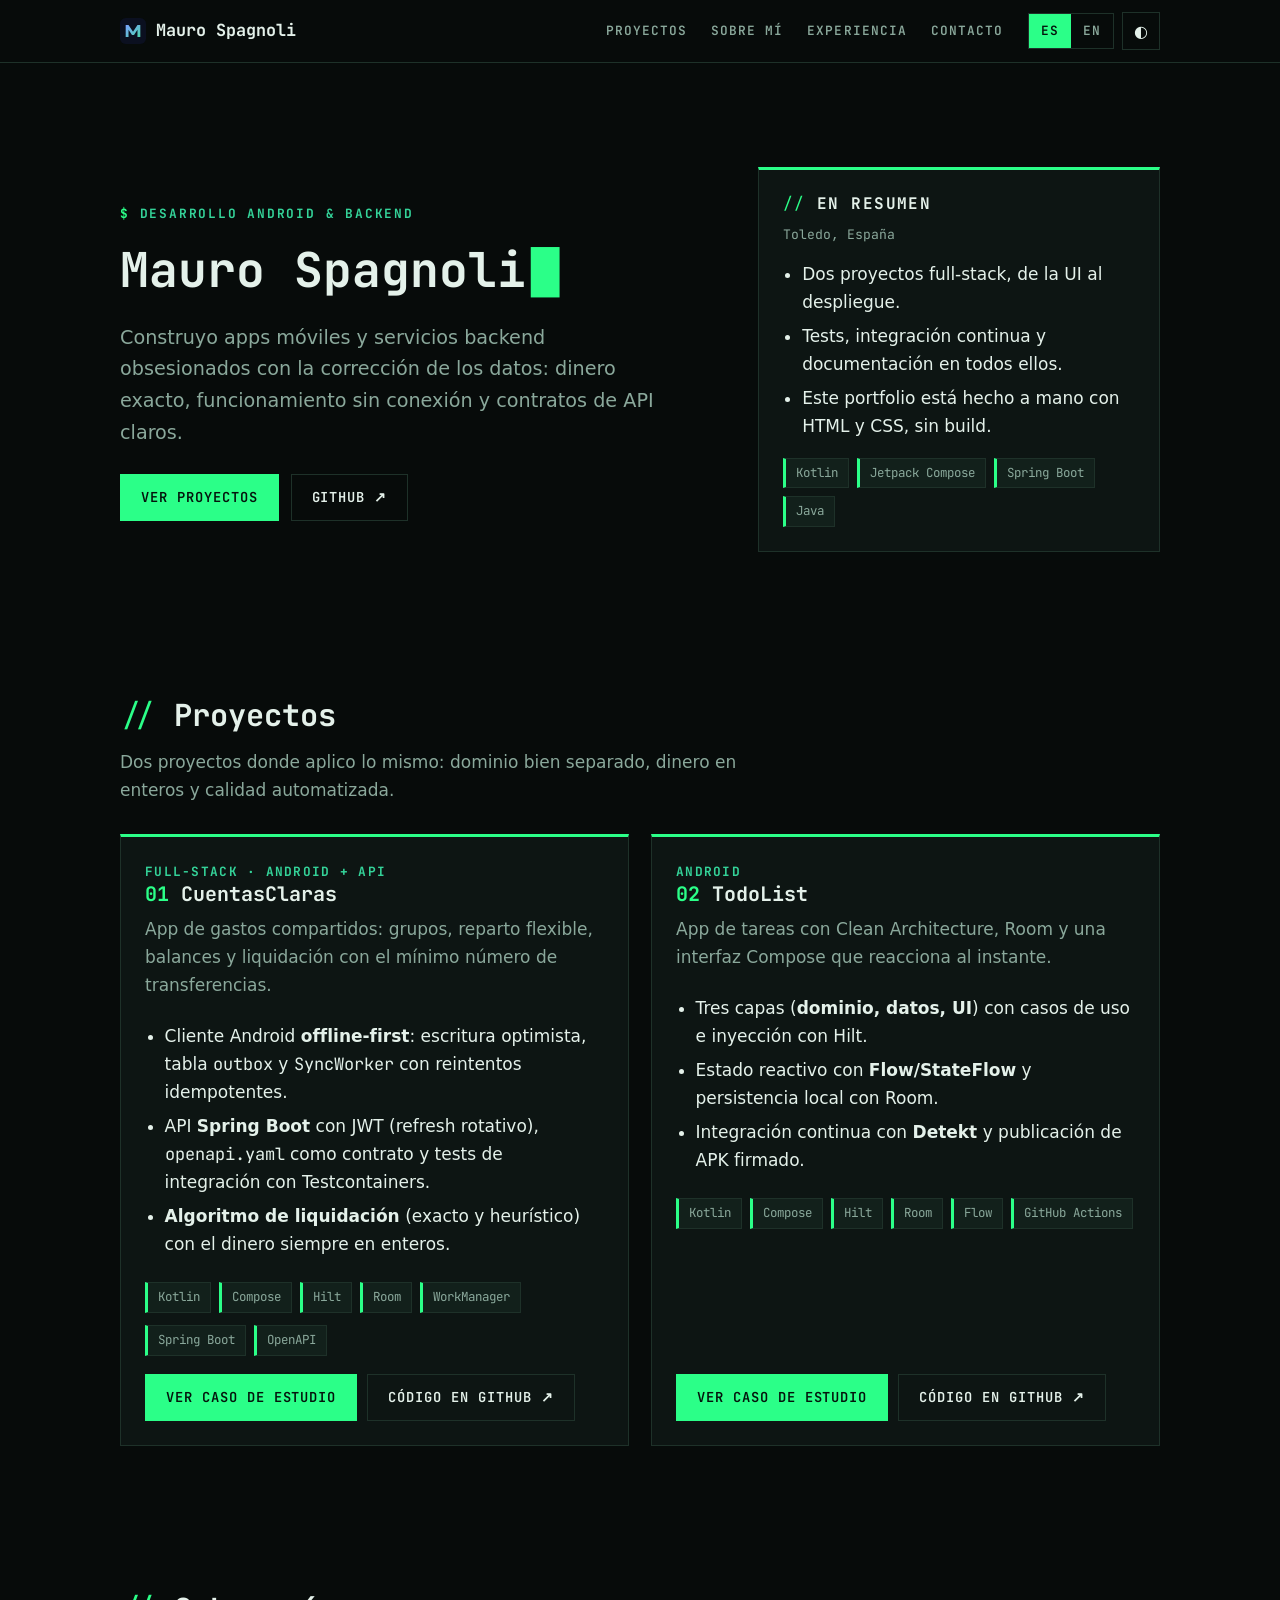
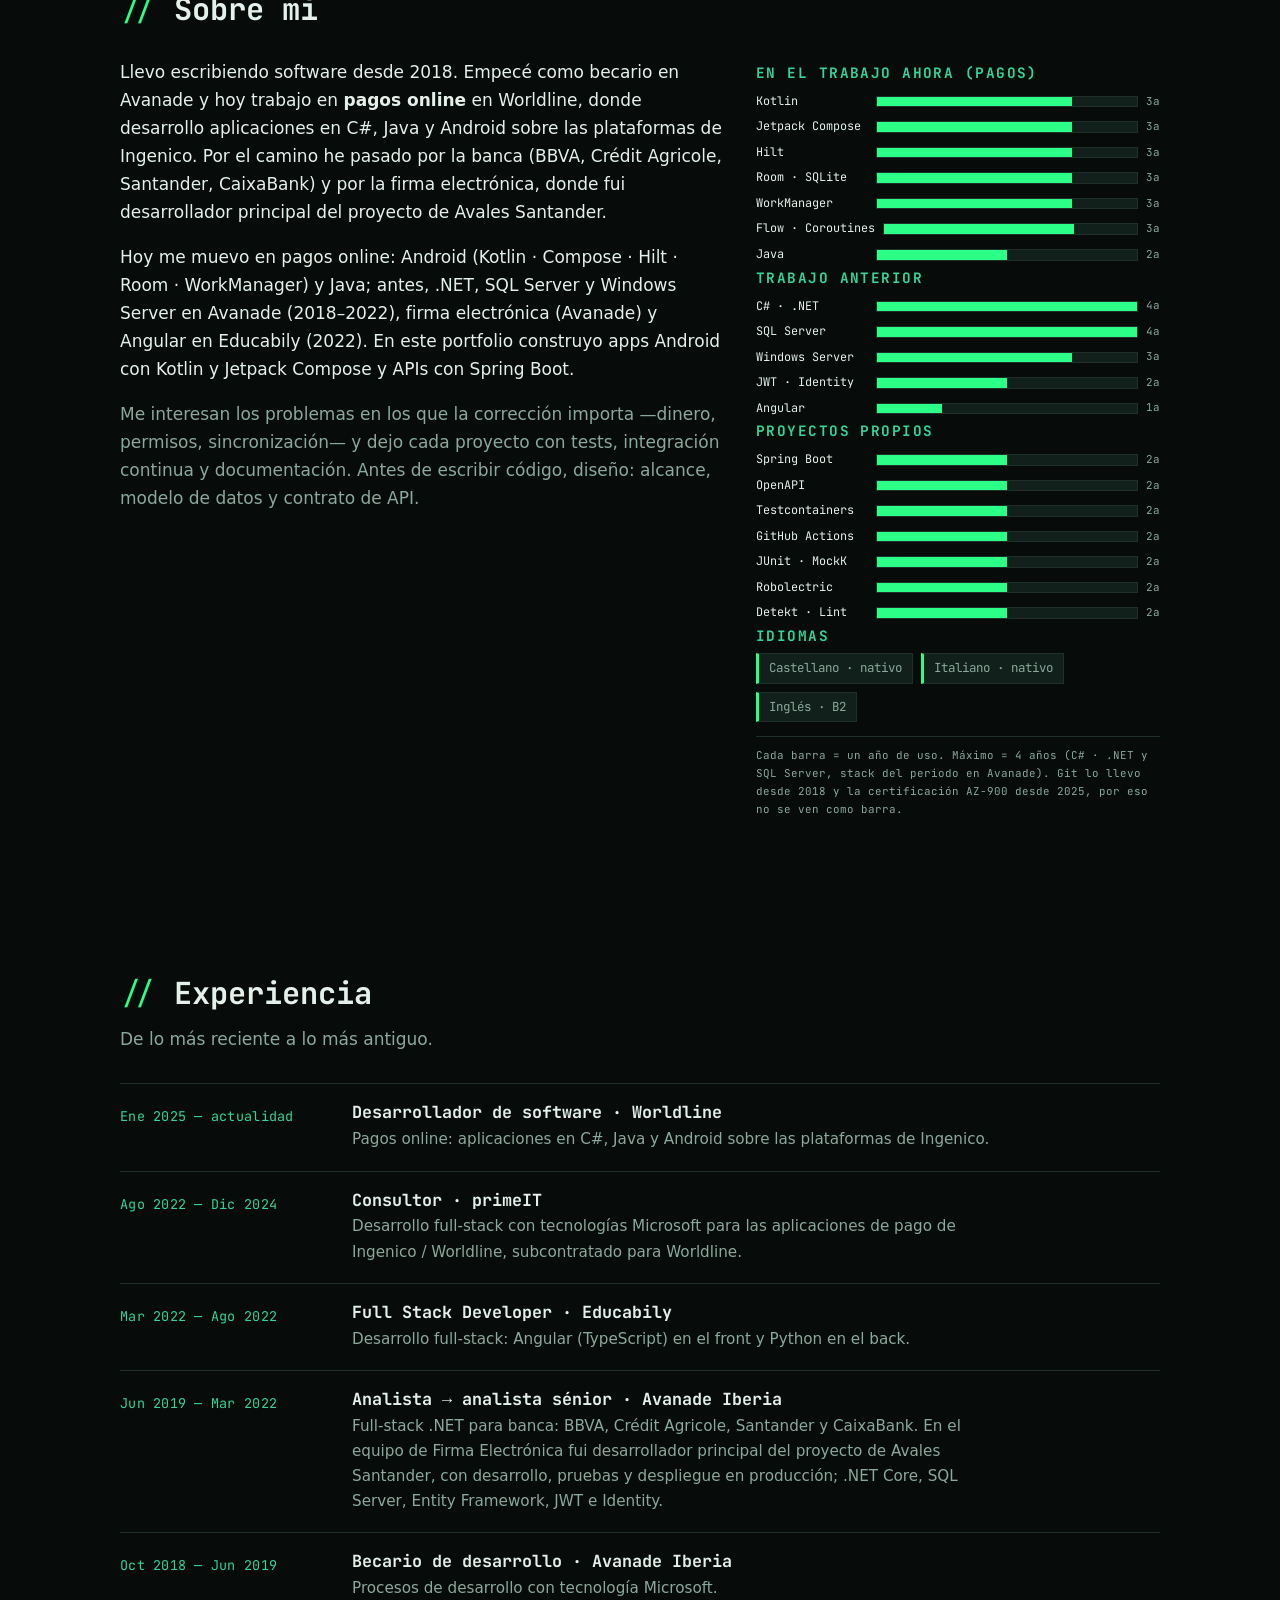
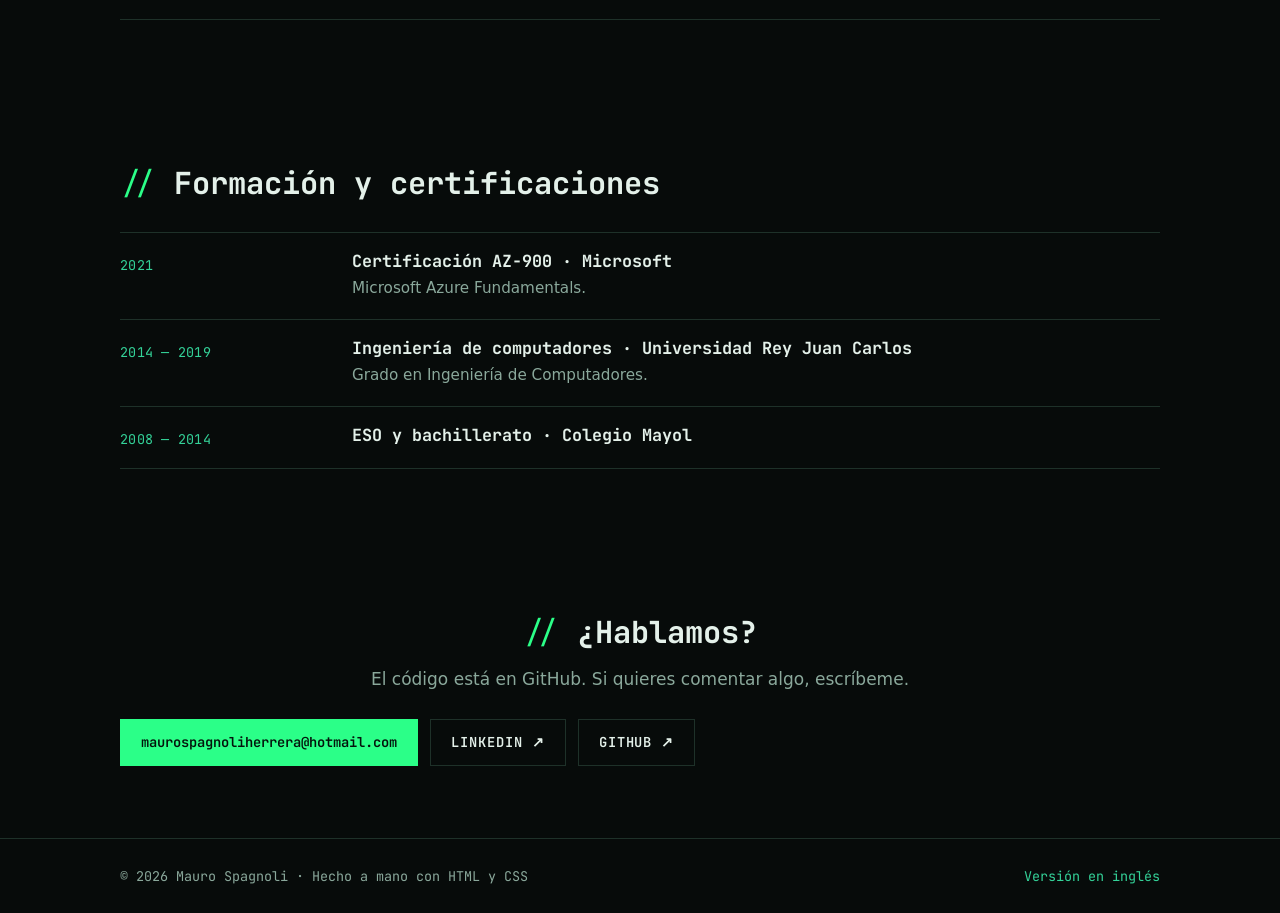
<file: index.html>
<!DOCTYPE html>
<html lang="es">
<head>
  <meta charset="utf-8">
  <meta name="viewport" content="width=device-width, initial-scale=1">
  <title>Mauro Spagnoli · Desarrollo Android y backend</title>
  <meta name="description" content="Portfolio de Mauro Spagnoli: apps Android con Kotlin y Jetpack Compose, y backends con Spring Boot. Proyectos con tests, integración continua y documentación.">
  <meta name="theme-color" content="#0b1020">

  <link rel="canonical" href="https://maurospagnoli.github.io/">
  <link rel="alternate" hreflang="es" href="https://maurospagnoli.github.io/">
  <link rel="alternate" hreflang="en" href="https://maurospagnoli.github.io/en/">

  <meta property="og:type" content="website">
  <meta property="og:locale" content="es_ES">
  <meta property="og:locale:alternate" content="en_US">
  <meta property="og:title" content="Mauro Spagnoli · Desarrollo Android y backend">
  <meta property="og:description" content="Apps Android con Kotlin y Jetpack Compose, y backends con Spring Boot.">
  <meta property="og:url" content="https://maurospagnoli.github.io/">

  <link rel="icon" href="assets/img/favicon.svg" type="image/svg+xml">
  <link rel="stylesheet" href="assets/css/styles.css?v=11">
</head>
<body>
  <a class="skip-link" href="#main">Saltar al contenido</a>

  <header class="site-header">
    <div class="container">
      <a class="brand" href="index.html">
        <img src="assets/img/favicon.svg" alt="" width="24" height="24">
        Mauro Spagnoli
      </a>

      <nav class="site-nav" aria-label="Principal">
        <a href="#proyectos">Proyectos</a>
        <a href="#sobre-mi">Sobre mí</a>
        <a href="#experiencia">Experiencia</a>
        <a href="#contacto">Contacto</a>
      </nav>

      <div class="nav-tools">
        <div class="lang-switcher" role="group" aria-label="Idioma">
          <a href="index.html" hreflang="es" lang="es" data-set-lang="es" aria-current="true">ES</a>
          <a href="en/index.html" hreflang="en" lang="en" data-set-lang="en">EN</a>
        </div>

        <button class="icon-btn" type="button" data-theme-toggle aria-pressed="false"
                aria-label="Cambiar a tema claro"
                data-label-light="Cambiar a tema claro" data-label-dark="Cambiar a tema oscuro">◐</button>
      </div>
    </div>
  </header>

  <div class="lang-hint" data-lang-hint="en" hidden>
    <div class="container">
      <span>This site is also available in
        <a href="en/index.html" hreflang="en" lang="en" data-set-lang="en">English</a>.</span>
    </div>
  </div>

  <main id="main">
    <!-- ============ Hero ============ -->
    <section class="hero">
      <div class="container hero-grid">
        <div>
          <span class="eyebrow">Desarrollo Android &amp; Backend</span>
          <h1>Mauro Spagnoli</h1>
          <p class="lead">
            Construyo apps móviles y servicios backend obsesionados con la corrección de los datos:
            dinero exacto, funcionamiento sin conexión y contratos de API claros.
          </p>
          <div class="hero-actions">
            <a class="btn btn--primary" href="#proyectos">Ver proyectos</a>
            <a class="btn" href="https://github.com/MauroSpagnoli" rel="me noopener" target="_blank">GitHub ↗</a>
          </div>
        </div>
        <aside class="card-panel" aria-label="Resumen">
          <h2>En resumen</h2>
          <p class="where">Toledo, España</p>
          <ul class="summary-list">
            <li>Dos proyectos full-stack, de la UI al despliegue.</li>
            <li>Tests, integración continua y documentación en todos ellos.</li>
            <li>Este portfolio está hecho a mano con HTML y CSS, sin build.</li>
          </ul>
          <ul class="stack-list">
            <li class="pill">Kotlin</li>
            <li class="pill">Jetpack Compose</li>
            <li class="pill">Spring Boot</li>
            <li class="pill">Java</li>
          </ul>
        </aside>
      </div>
    </section>

    <!-- ============ Proyectos ============ -->
    <section id="proyectos">
      <div class="container">
        <div class="section-head">
          <h2>Proyectos</h2>
          <p>Dos proyectos donde aplico lo mismo: dominio bien separado, dinero en enteros y calidad automatizada.</p>
        </div>

        <div class="projects">
          <article class="project">
            <span class="kind">Full-stack · Android + API</span>
            <h3>CuentasClaras</h3>
            <p class="tagline">App de gastos compartidos: grupos, reparto flexible, balances y liquidación con el mínimo número de transferencias.</p>
            <ul>
              <li>Cliente Android <strong>offline-first</strong>: escritura optimista, tabla <span class="mono">outbox</span> y <span class="mono">SyncWorker</span> con reintentos idempotentes.</li>
              <li>API <strong>Spring Boot</strong> con JWT (refresh rotativo), <span class="mono">openapi.yaml</span> como contrato y tests de integración con Testcontainers.</li>
              <li><strong>Algoritmo de liquidación</strong> (exacto y heurístico) con el dinero siempre en enteros.</li>
            </ul>
            <ul class="stack-list">
              <li class="pill">Kotlin</li>
              <li class="pill">Compose</li>
              <li class="pill">Hilt</li>
              <li class="pill">Room</li>
              <li class="pill">WorkManager</li>
              <li class="pill">Spring Boot</li>
              <li class="pill">OpenAPI</li>
            </ul>
            <div class="spacer"></div>
            <div class="links">
              <a class="btn btn--primary" href="proyectos/cuentas-claras.html">Ver caso de estudio</a>
              <a class="btn" href="https://github.com/MauroSpagnoli/cuentas-claras" target="_blank" rel="noopener">Código en GitHub ↗</a>
            </div>
          </article>

          <article class="project">
            <span class="kind">Android</span>
            <h3>TodoList</h3>
            <p class="tagline">App de tareas con Clean Architecture, Room y una interfaz Compose que reacciona al instante.</p>
            <ul>
              <li>Tres capas (<strong>dominio, datos, UI</strong>) con casos de uso e inyección con Hilt.</li>
              <li>Estado reactivo con <strong>Flow/StateFlow</strong> y persistencia local con Room.</li>
              <li>Integración continua con <strong>Detekt</strong> y publicación de APK firmado.</li>
            </ul>
            <ul class="stack-list">
              <li class="pill">Kotlin</li>
              <li class="pill">Compose</li>
              <li class="pill">Hilt</li>
              <li class="pill">Room</li>
              <li class="pill">Flow</li>
              <li class="pill">GitHub Actions</li>
            </ul>
            <div class="spacer"></div>
            <div class="links">
              <a class="btn btn--primary" href="proyectos/todolist.html">Ver caso de estudio</a>
              <a class="btn" href="https://github.com/MauroSpagnoli/todolist" target="_blank" rel="noopener">Código en GitHub ↗</a>
            </div>
          </article>
        </div>
      </div>
    </section>

    <!-- ============ Sobre mí ============ -->
    <section id="sobre-mi">
      <div class="container">
        <div class="section-head">
          <h2>Sobre mí</h2>
        </div>
        <div class="about-grid">
          <div>
            <p>
              Llevo escribiendo software desde 2018. Empecé como becario en Avanade y hoy trabajo en
              <strong>pagos online</strong> en Worldline, donde desarrollo aplicaciones en C#, Java y
              Android sobre las plataformas de Ingenico. Por el camino he pasado por la banca (BBVA,
              Crédit Agricole, Santander, CaixaBank) y por la firma electrónica, donde fui
              desarrollador principal del proyecto de Avales Santander.
            </p>
            <p>
              Hoy me muevo en pagos online: Android (Kotlin · Compose · Hilt · Room · WorkManager)
              y Java; antes, .NET, SQL Server y Windows Server en Avanade (2018–2022), firma
              electrónica (Avanade) y Angular en Educabily (2022). En este portfolio construyo apps
              Android con Kotlin y Jetpack Compose y APIs con Spring Boot.
            </p>
            <p class="muted">
              Me interesan los problemas en los que la corrección importa —dinero, permisos,
              sincronización— y dejo cada proyecto con tests, integración continua y documentación.
              Antes de escribir código, diseño: alcance, modelo de datos y contrato de API.
            </p>
          </div>
          <div class="skills skill-bars">
            <h3 class="skill-bars__caption">En el trabajo ahora (pagos)</h3>
            <div class="skill-bars__rows">
              <div class="skill-bars__row" style="--w:75"><span class="skill-bars__name">Kotlin</span><span class="skill-bars__track"><span class="skill-bars__fill"></span></span><span class="skill-bars__lvl">3a</span></div>
              <div class="skill-bars__row" style="--w:75"><span class="skill-bars__name">Jetpack Compose</span><span class="skill-bars__track"><span class="skill-bars__fill"></span></span><span class="skill-bars__lvl">3a</span></div>
              <div class="skill-bars__row" style="--w:75"><span class="skill-bars__name">Hilt</span><span class="skill-bars__track"><span class="skill-bars__fill"></span></span><span class="skill-bars__lvl">3a</span></div>
              <div class="skill-bars__row" style="--w:75"><span class="skill-bars__name">Room · SQLite</span><span class="skill-bars__track"><span class="skill-bars__fill"></span></span><span class="skill-bars__lvl">3a</span></div>
              <div class="skill-bars__row" style="--w:75"><span class="skill-bars__name">WorkManager</span><span class="skill-bars__track"><span class="skill-bars__fill"></span></span><span class="skill-bars__lvl">3a</span></div>
              <div class="skill-bars__row" style="--w:75"><span class="skill-bars__name">Flow · Coroutines</span><span class="skill-bars__track"><span class="skill-bars__fill"></span></span><span class="skill-bars__lvl">3a</span></div>
              <div class="skill-bars__row" style="--w:50"><span class="skill-bars__name">Java</span><span class="skill-bars__track"><span class="skill-bars__fill"></span></span><span class="skill-bars__lvl">2a</span></div>
            </div>
            <h3>Trabajo anterior</h3>
            <div class="skill-bars__rows">
              <div class="skill-bars__row" style="--w:100"><span class="skill-bars__name">C# · .NET</span><span class="skill-bars__track"><span class="skill-bars__fill"></span></span><span class="skill-bars__lvl">4a</span></div>
              <div class="skill-bars__row" style="--w:100"><span class="skill-bars__name">SQL Server</span><span class="skill-bars__track"><span class="skill-bars__fill"></span></span><span class="skill-bars__lvl">4a</span></div>
              <div class="skill-bars__row" style="--w:75"><span class="skill-bars__name">Windows Server</span><span class="skill-bars__track"><span class="skill-bars__fill"></span></span><span class="skill-bars__lvl">3a</span></div>
              <div class="skill-bars__row" style="--w:50"><span class="skill-bars__name">JWT · Identity</span><span class="skill-bars__track"><span class="skill-bars__fill"></span></span><span class="skill-bars__lvl">2a</span></div>
              <div class="skill-bars__row" style="--w:25"><span class="skill-bars__name">Angular</span><span class="skill-bars__track"><span class="skill-bars__fill"></span></span><span class="skill-bars__lvl">1a</span></div>
            </div>
            <h3>Proyectos propios</h3>
            <div class="skill-bars__rows">
              <div class="skill-bars__row" style="--w:50"><span class="skill-bars__name">Spring Boot</span><span class="skill-bars__track"><span class="skill-bars__fill"></span></span><span class="skill-bars__lvl">2a</span></div>
              <div class="skill-bars__row" style="--w:50"><span class="skill-bars__name">OpenAPI</span><span class="skill-bars__track"><span class="skill-bars__fill"></span></span><span class="skill-bars__lvl">2a</span></div>
              <div class="skill-bars__row" style="--w:50"><span class="skill-bars__name">Testcontainers</span><span class="skill-bars__track"><span class="skill-bars__fill"></span></span><span class="skill-bars__lvl">2a</span></div>
              <div class="skill-bars__row" style="--w:50"><span class="skill-bars__name">GitHub Actions</span><span class="skill-bars__track"><span class="skill-bars__fill"></span></span><span class="skill-bars__lvl">2a</span></div>
              <div class="skill-bars__row" style="--w:50"><span class="skill-bars__name">JUnit · MockK</span><span class="skill-bars__track"><span class="skill-bars__fill"></span></span><span class="skill-bars__lvl">2a</span></div>
              <div class="skill-bars__row" style="--w:50"><span class="skill-bars__name">Robolectric</span><span class="skill-bars__track"><span class="skill-bars__fill"></span></span><span class="skill-bars__lvl">2a</span></div>
              <div class="skill-bars__row" style="--w:50"><span class="skill-bars__name">Detekt · Lint</span><span class="skill-bars__track"><span class="skill-bars__fill"></span></span><span class="skill-bars__lvl">2a</span></div>

            </div>
            <h3>Idiomas</h3>
            <ul class="stack-list">
              <li class="pill">Castellano · nativo</li>
              <li class="pill">Italiano · nativo</li>
              <li class="pill">Inglés · B2</li>
            </ul>
            <p class="skill-bars__legend">
              Cada barra = un año de uso. Máximo = 4 años (C# · .NET y SQL Server, stack del
              periodo en Avanade). Git lo llevo desde 2018 y la certificación AZ-900 desde 2025, por eso
              no se ven como barra.
            </p>
          </div>
        </div>
      </div>
    </section>

    <!-- ============ Experiencia ============ -->
    <section id="experiencia">
      <div class="container">
        <div class="section-head">
          <h2>Experiencia</h2>
          <p class="muted">De lo más reciente a lo más antiguo.</p>
        </div>
        <ol class="timeline">
          <li>
            <span class="when">Ene 2025 — actualidad</span>
            <div>
              <h3>Desarrollador de software · Worldline</h3>
              <p>
                Pagos online: aplicaciones en C#, Java y Android sobre las plataformas de Ingenico.
              </p>
            </div>
          </li>
          <li>
            <span class="when">Ago 2022 — Dic 2024</span>
            <div>
              <h3>Consultor · primeIT</h3>
              <p>
                Desarrollo full-stack con tecnologías Microsoft para las aplicaciones de pago de
                Ingenico / Worldline, subcontratado para Worldline.
              </p>
            </div>
          </li>
          <li>
            <span class="when">Mar 2022 — Ago 2022</span>
            <div>
              <h3>Full Stack Developer · Educabily</h3>
              <p>
                Desarrollo full-stack: Angular (TypeScript) en el front y Python en el back.
              </p>
            </div>
          </li>
          <li>
            <span class="when">Jun 2019 — Mar 2022</span>
            <div>
              <h3>Analista → analista sénior · Avanade Iberia</h3>
              <p>
                Full-stack .NET para banca: BBVA, Crédit Agricole, Santander y CaixaBank. En el
                equipo de Firma Electrónica fui desarrollador principal del proyecto de Avales
                Santander, con desarrollo, pruebas y despliegue en producción; .NET Core, SQL Server,
                Entity Framework, JWT e Identity.
              </p>
            </div>
          </li>
          <li>
            <span class="when">Oct 2018 — Jun 2019</span>
            <div>
              <h3>Becario de desarrollo · Avanade Iberia</h3>
              <p>Procesos de desarrollo con tecnología Microsoft.</p>
            </div>
          </li>
        </ol>
      </div>
    </section>

    <!-- ============ Formación ============ -->
    <section id="formacion">
      <div class="container">
        <div class="section-head">
          <h2>Formación y certificaciones</h2>
        </div>
        <ol class="timeline">
          <li>
            <span class="when">2021</span>
            <div>
              <h3>Certificación AZ-900 · Microsoft</h3>
              <p>Microsoft Azure Fundamentals.</p>
            </div>
          </li>
          <li>
            <span class="when">2014 — 2019</span>
            <div>
              <h3>Ingeniería de computadores · Universidad Rey Juan Carlos</h3>
              <p>Grado en Ingeniería de Computadores.</p>
            </div>
          </li>
          <li>
            <span class="when">2008 — 2014</span>
            <div>
              <h3>ESO y bachillerato · Colegio Mayol</h3>
            </div>
          </li>
        </ol>
      </div>
    </section>

    <!-- ============ Contacto ============ -->
    <section id="contacto" class="contact">
      <div class="container">
        <h2>¿Hablamos?</h2>
        <p class="muted">El código está en GitHub. Si quieres comentar algo, escríbeme.</p>
        <div class="hero-actions">
          <a class="btn btn--primary btn--plain" href="mailto:maurospagnoliherrera@hotmail.com">maurospagnoliherrera@hotmail.com</a>
          <a class="btn" href="https://www.linkedin.com/in/mauro-spagnoli-herrera" target="_blank" rel="me noopener">LinkedIn ↗</a>
          <a class="btn" href="https://github.com/MauroSpagnoli" target="_blank" rel="me noopener">GitHub ↗</a>
        </div>
      </div>
    </section>
  </main>

  <footer class="site-footer">
    <div class="container">
      <span>© 2026 Mauro Spagnoli · Hecho a mano con HTML y CSS</span>
      <a href="en/index.html" hreflang="en" lang="en" data-set-lang="en">Versión en inglés</a>
    </div>
  </footer>

  <script src="assets/js/main.js?v=3" defer></script>
</body>
</html>
</file>
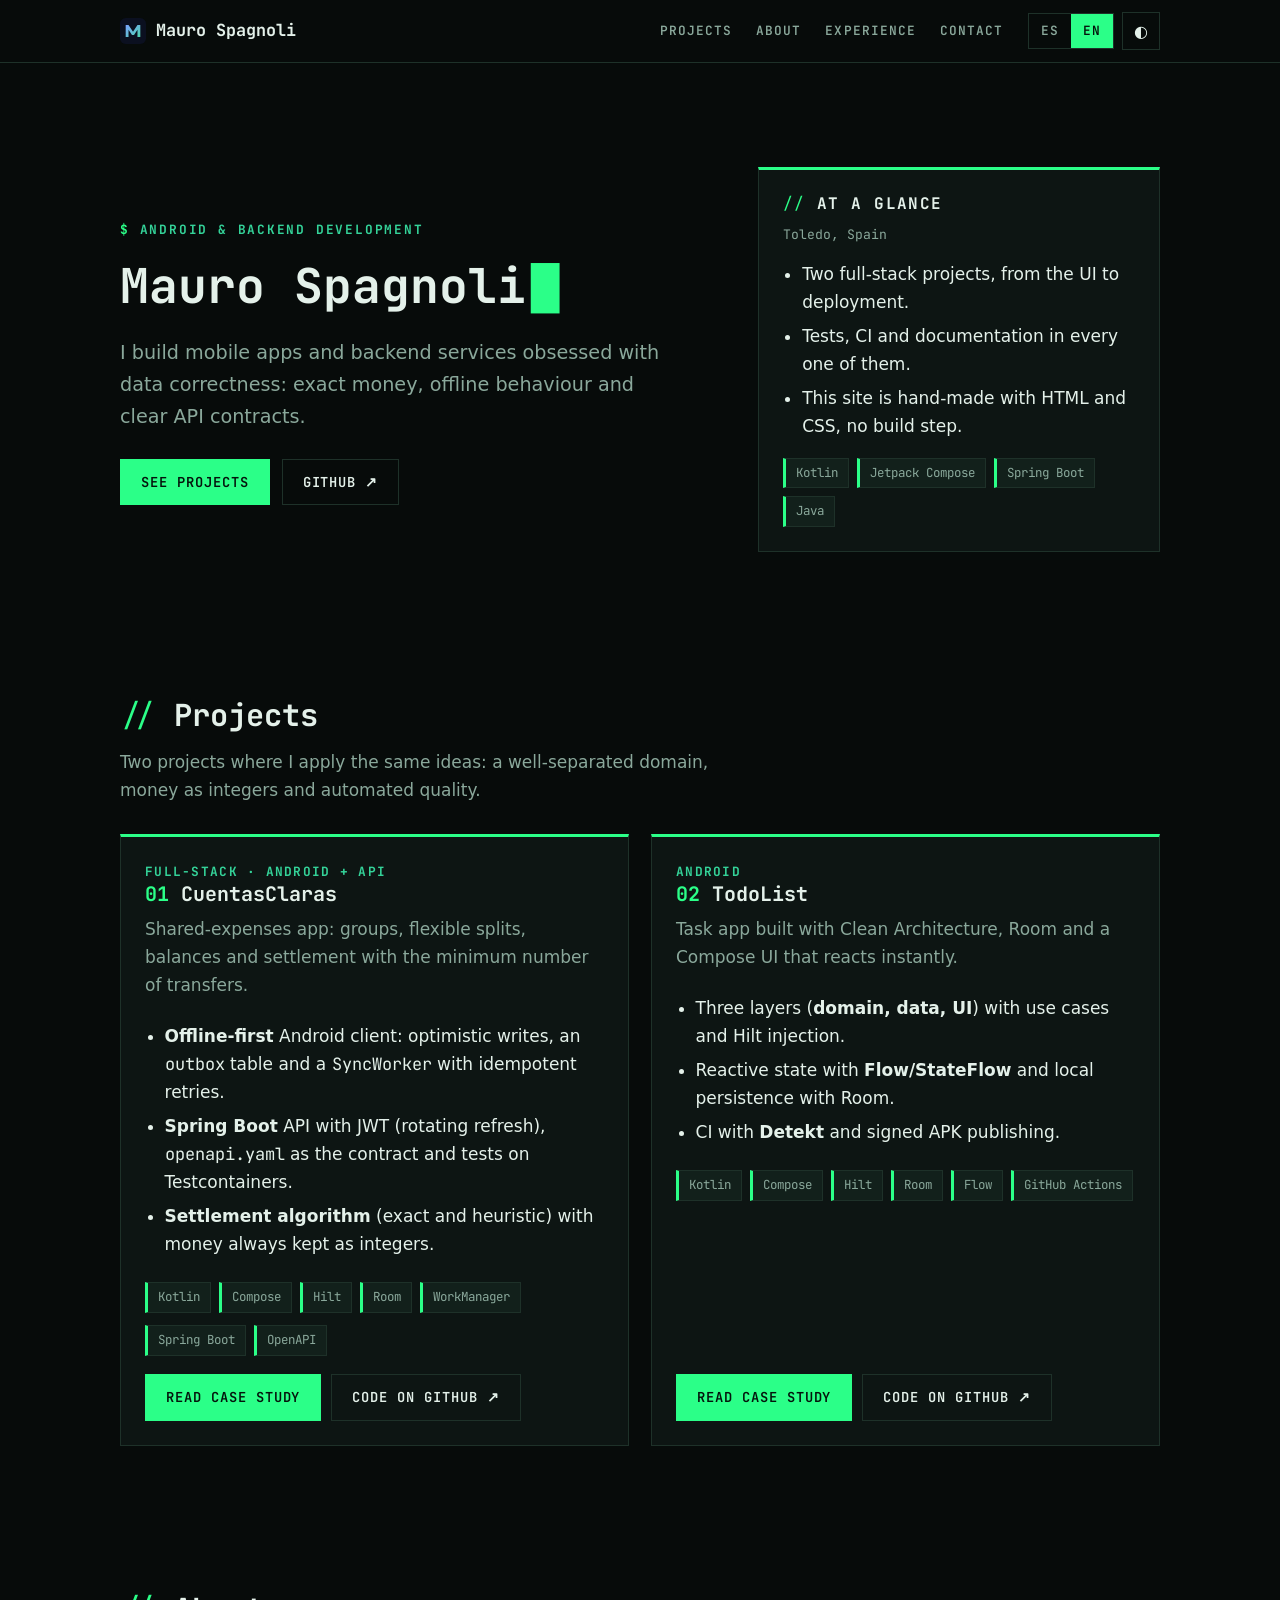
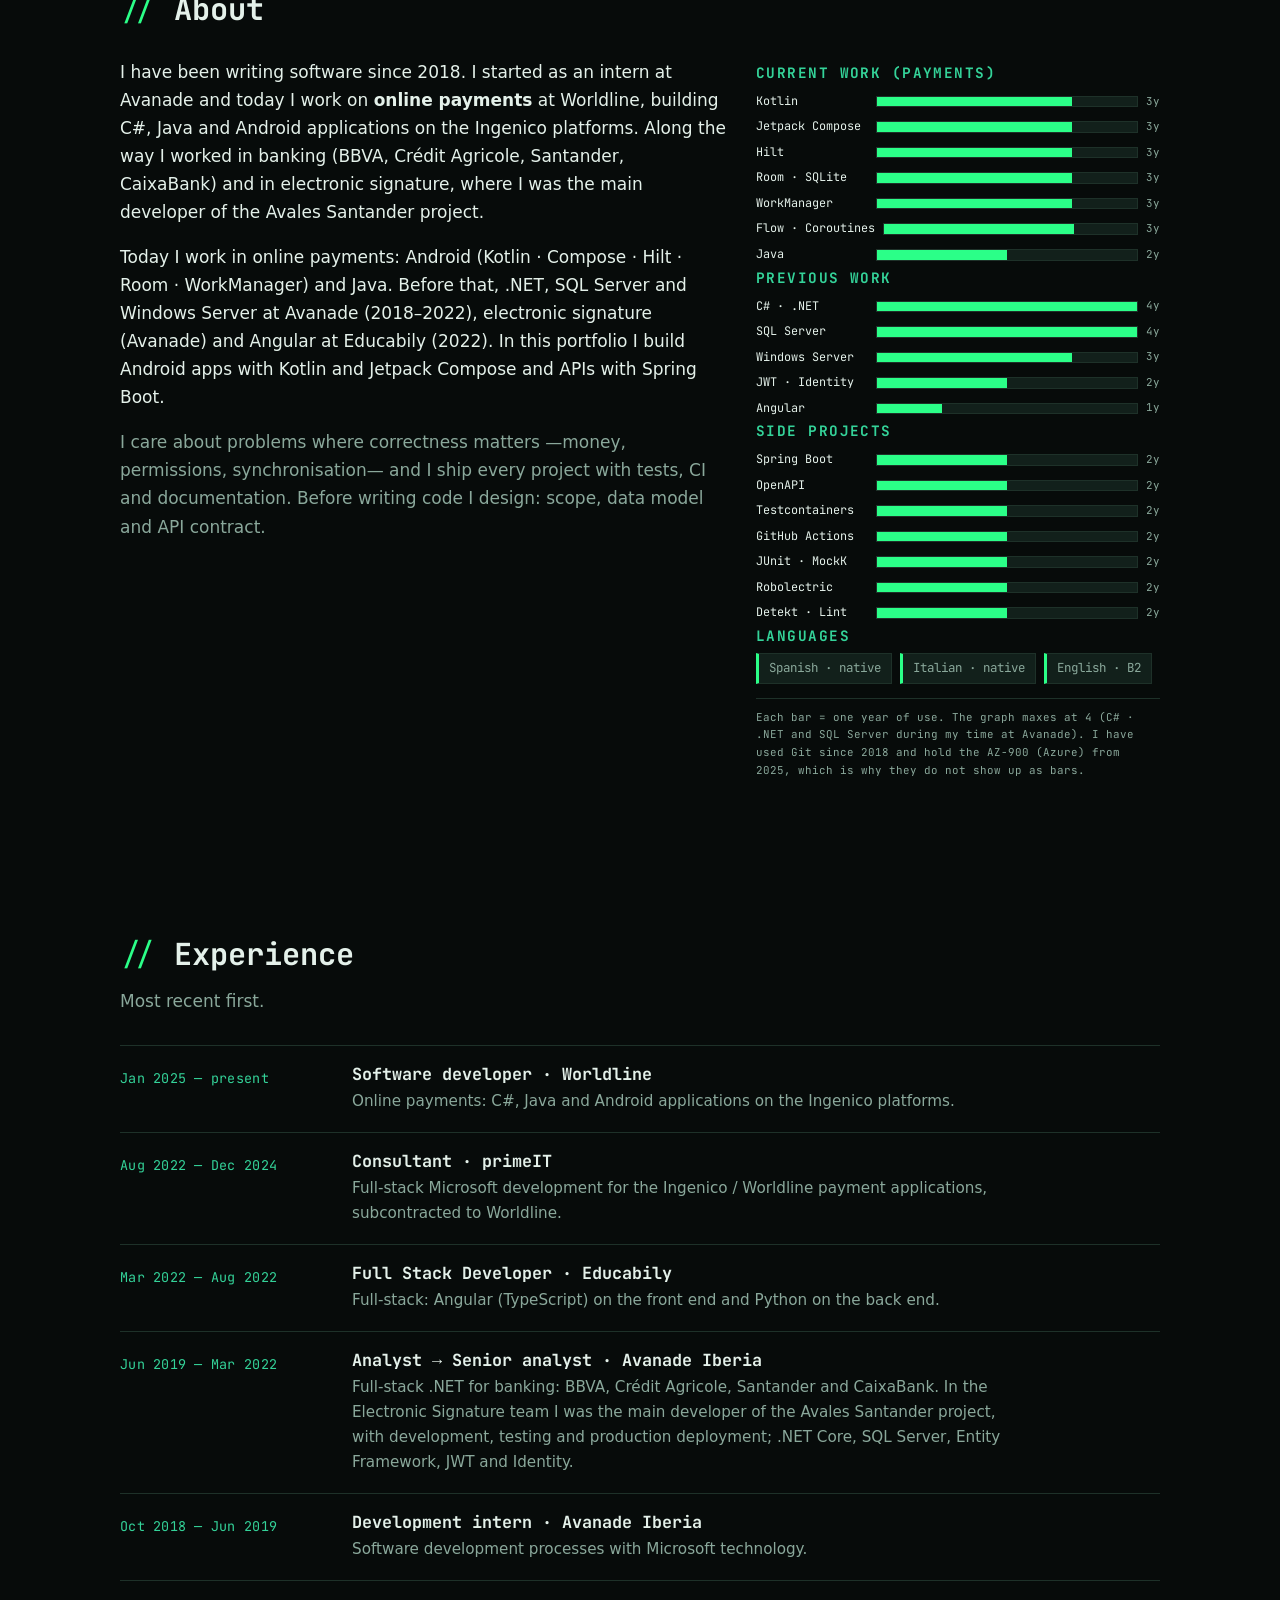
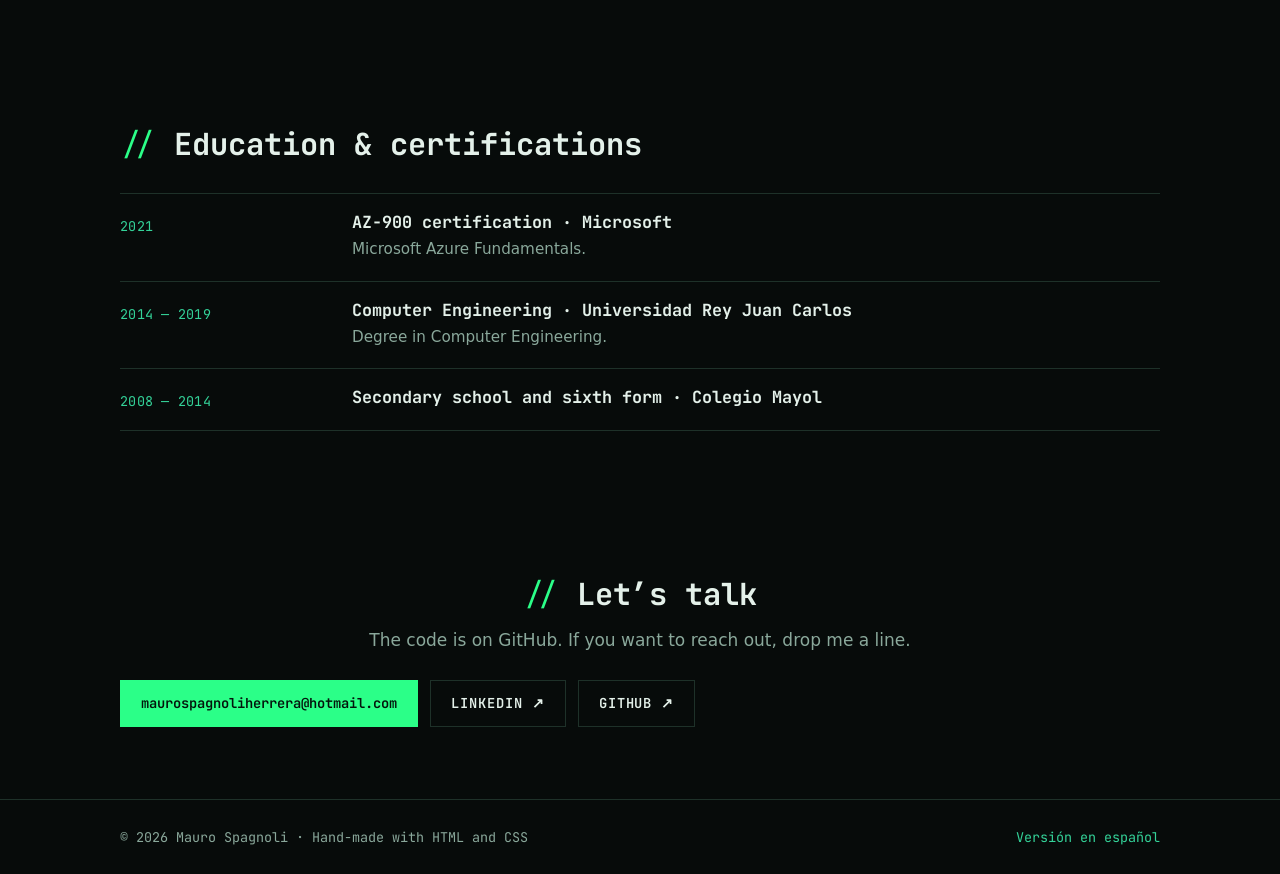
<file: en/index.html>
<!DOCTYPE html>
<html lang="en">
<head>
  <meta charset="utf-8">
  <meta name="viewport" content="width=device-width, initial-scale=1">
  <title>Mauro Spagnoli · Android and backend development</title>
  <meta name="description" content="Portfolio of Mauro Spagnoli: Android apps with Kotlin and Jetpack Compose, and Spring Boot backends. Projects with tests, CI and documentation.">
  <meta name="theme-color" content="#0b1020">

  <link rel="canonical" href="https://maurospagnoli.github.io/en/">
  <link rel="alternate" hreflang="es" href="https://maurospagnoli.github.io/">
  <link rel="alternate" hreflang="en" href="https://maurospagnoli.github.io/en/">

  <meta property="og:type" content="website">
  <meta property="og:locale" content="en_US">
  <meta property="og:locale:alternate" content="es_ES">
  <meta property="og:title" content="Mauro Spagnoli · Android and backend development">
  <meta property="og:description" content="Android apps with Kotlin and Jetpack Compose, and Spring Boot backends.">
  <meta property="og:url" content="https://maurospagnoli.github.io/en/">

  <link rel="icon" href="../assets/img/favicon.svg" type="image/svg+xml">
  <link rel="stylesheet" href="../assets/css/styles.css?v=11">
</head>
<body>
  <a class="skip-link" href="#main">Skip to content</a>

  <header class="site-header">
    <div class="container">
      <a class="brand" href="index.html">
        <img src="../assets/img/favicon.svg" alt="" width="24" height="24">
        Mauro Spagnoli
      </a>

      <nav class="site-nav" aria-label="Main">
        <a href="#projects">Projects</a>
        <a href="#about">About</a>
        <a href="#experience">Experience</a>
        <a href="#contact">Contact</a>
      </nav>

      <div class="nav-tools">
        <div class="lang-switcher" role="group" aria-label="Language">
          <a href="../index.html" hreflang="es" lang="es" data-set-lang="es">ES</a>
          <a href="index.html" hreflang="en" lang="en" data-set-lang="en" aria-current="true">EN</a>
        </div>

        <button class="icon-btn" type="button" data-theme-toggle aria-pressed="false"
                aria-label="Switch to light theme"
                data-label-light="Switch to light theme" data-label-dark="Switch to dark theme">◐</button>
      </div>
    </div>
  </header>

  <div class="lang-hint" data-lang-hint="es" hidden>
    <div class="container">
      <span>This site is also available in
        <a href="../index.html" hreflang="es" lang="es" data-set-lang="es">Spanish</a>.</span>
    </div>
  </div>

  <main id="main">
    <!-- ============ Hero ============ -->
    <section class="hero">
      <div class="container hero-grid">
        <div>
          <span class="eyebrow">Android &amp; Backend Development</span>
          <h1>Mauro Spagnoli</h1>
          <p class="lead">
            I build mobile apps and backend services obsessed with data correctness: exact
            money, offline behaviour and clear API contracts.
          </p>
          <div class="hero-actions">
            <a class="btn btn--primary" href="#projects">See projects</a>
            <a class="btn" href="https://github.com/MauroSpagnoli" rel="me noopener" target="_blank">GitHub ↗</a>
          </div>
        </div>
        <aside class="card-panel" aria-label="Summary">
          <h2>At a glance</h2>
          <p class="where">Toledo, Spain</p>
          <ul class="summary-list">
            <li>Two full-stack projects, from the UI to deployment.</li>
            <li>Tests, CI and documentation in every one of them.</li>
            <li>This site is hand-made with HTML and CSS, no build step.</li>
          </ul>
          <ul class="stack-list">
            <li class="pill">Kotlin</li>
            <li class="pill">Jetpack Compose</li>
            <li class="pill">Spring Boot</li>
            <li class="pill">Java</li>
          </ul>
        </aside>
      </div>
    </section>

    <!-- ============ Projects ============ -->
    <section id="projects">
      <div class="container">
        <div class="section-head">
          <h2>Projects</h2>
          <p>Two projects where I apply the same ideas: a well-separated domain, money as integers and automated quality.</p>
        </div>

        <div class="projects">
          <article class="project">
            <span class="kind">Full-stack · Android + API</span>
            <h3>CuentasClaras</h3>
            <p class="tagline">Shared-expenses app: groups, flexible splits, balances and settlement with the minimum number of transfers.</p>
            <ul>
              <li><strong>Offline-first</strong> Android client: optimistic writes, an <span class="mono">outbox</span> table and a <span class="mono">SyncWorker</span> with idempotent retries.</li>
              <li><strong>Spring Boot</strong> API with JWT (rotating refresh), <span class="mono">openapi.yaml</span> as the contract and tests on Testcontainers.</li>
              <li><strong>Settlement algorithm</strong> (exact and heuristic) with money always kept as integers.</li>
            </ul>
            <ul class="stack-list">
              <li class="pill">Kotlin</li>
              <li class="pill">Compose</li>
              <li class="pill">Hilt</li>
              <li class="pill">Room</li>
              <li class="pill">WorkManager</li>
              <li class="pill">Spring Boot</li>
              <li class="pill">OpenAPI</li>
            </ul>
            <div class="spacer"></div>
            <div class="links">
              <a class="btn btn--primary" href="projects/cuentas-claras.html">Read case study</a>
              <a class="btn" href="https://github.com/MauroSpagnoli/cuentas-claras" target="_blank" rel="noopener">Code on GitHub ↗</a>
            </div>
          </article>

          <article class="project">
            <span class="kind">Android</span>
            <h3>TodoList</h3>
            <p class="tagline">Task app built with Clean Architecture, Room and a Compose UI that reacts instantly.</p>
            <ul>
              <li>Three layers (<strong>domain, data, UI</strong>) with use cases and Hilt injection.</li>
              <li>Reactive state with <strong>Flow/StateFlow</strong> and local persistence with Room.</li>
              <li>CI with <strong>Detekt</strong> and signed APK publishing.</li>
            </ul>
            <ul class="stack-list">
              <li class="pill">Kotlin</li>
              <li class="pill">Compose</li>
              <li class="pill">Hilt</li>
              <li class="pill">Room</li>
              <li class="pill">Flow</li>
              <li class="pill">GitHub Actions</li>
            </ul>
            <div class="spacer"></div>
            <div class="links">
              <a class="btn btn--primary" href="projects/todolist.html">Read case study</a>
              <a class="btn" href="https://github.com/MauroSpagnoli/todolist" target="_blank" rel="noopener">Code on GitHub ↗</a>
            </div>
          </article>
        </div>
      </div>
    </section>

    <!-- ============ About ============ -->
    <section id="about">
      <div class="container">
        <div class="section-head">
          <h2>About</h2>
        </div>
        <div class="about-grid">
          <div>
            <p>
              I have been writing software since 2018. I started as an intern at Avanade and today I
              work on <strong>online payments</strong> at Worldline, building C#, Java and Android
              applications on the Ingenico platforms. Along the way I worked in banking (BBVA,
              Crédit Agricole, Santander, CaixaBank) and in electronic signature, where I was the
              main developer of the Avales Santander project.
            </p>
            <p>
              Today I work in online payments: Android (Kotlin · Compose · Hilt · Room ·
              WorkManager) and Java. Before that, .NET, SQL Server and Windows Server
              at Avanade (2018–2022), electronic signature (Avanade) and Angular at Educabily
              (2022). In this portfolio I build Android apps with Kotlin and Jetpack Compose and
              APIs with Spring Boot.
            </p>
            <p class="muted">
              I care about problems where correctness matters —money, permissions,
              synchronisation— and I ship every project with tests, CI and documentation. Before
              writing code I design: scope, data model and API contract.
            </p>
          </div>
          <div class="skills skill-bars">
            <h3 class="skill-bars__caption">Current work (payments)</h3>
            <div class="skill-bars__rows">
              <div class="skill-bars__row" style="--w:75"><span class="skill-bars__name">Kotlin</span><span class="skill-bars__track"><span class="skill-bars__fill"></span></span><span class="skill-bars__lvl">3y</span></div>
              <div class="skill-bars__row" style="--w:75"><span class="skill-bars__name">Jetpack Compose</span><span class="skill-bars__track"><span class="skill-bars__fill"></span></span><span class="skill-bars__lvl">3y</span></div>
              <div class="skill-bars__row" style="--w:75"><span class="skill-bars__name">Hilt</span><span class="skill-bars__track"><span class="skill-bars__fill"></span></span><span class="skill-bars__lvl">3y</span></div>
              <div class="skill-bars__row" style="--w:75"><span class="skill-bars__name">Room · SQLite</span><span class="skill-bars__track"><span class="skill-bars__fill"></span></span><span class="skill-bars__lvl">3y</span></div>
              <div class="skill-bars__row" style="--w:75"><span class="skill-bars__name">WorkManager</span><span class="skill-bars__track"><span class="skill-bars__fill"></span></span><span class="skill-bars__lvl">3y</span></div>
              <div class="skill-bars__row" style="--w:75"><span class="skill-bars__name">Flow · Coroutines</span><span class="skill-bars__track"><span class="skill-bars__fill"></span></span><span class="skill-bars__lvl">3y</span></div>
              <div class="skill-bars__row" style="--w:50"><span class="skill-bars__name">Java</span><span class="skill-bars__track"><span class="skill-bars__fill"></span></span><span class="skill-bars__lvl">2y</span></div>
            </div>
            <h3>Previous work</h3>
            <div class="skill-bars__rows">
              <div class="skill-bars__row" style="--w:100"><span class="skill-bars__name">C# · .NET</span><span class="skill-bars__track"><span class="skill-bars__fill"></span></span><span class="skill-bars__lvl">4y</span></div>
              <div class="skill-bars__row" style="--w:100"><span class="skill-bars__name">SQL Server</span><span class="skill-bars__track"><span class="skill-bars__fill"></span></span><span class="skill-bars__lvl">4y</span></div>
              <div class="skill-bars__row" style="--w:75"><span class="skill-bars__name">Windows Server</span><span class="skill-bars__track"><span class="skill-bars__fill"></span></span><span class="skill-bars__lvl">3y</span></div>
              <div class="skill-bars__row" style="--w:50"><span class="skill-bars__name">JWT · Identity</span><span class="skill-bars__track"><span class="skill-bars__fill"></span></span><span class="skill-bars__lvl">2y</span></div>
              <div class="skill-bars__row" style="--w:25"><span class="skill-bars__name">Angular</span><span class="skill-bars__track"><span class="skill-bars__fill"></span></span><span class="skill-bars__lvl">1y</span></div>
            </div>
            <h3>Side projects</h3>
            <div class="skill-bars__rows">
              <div class="skill-bars__row" style="--w:50"><span class="skill-bars__name">Spring Boot</span><span class="skill-bars__track"><span class="skill-bars__fill"></span></span><span class="skill-bars__lvl">2y</span></div>
              <div class="skill-bars__row" style="--w:50"><span class="skill-bars__name">OpenAPI</span><span class="skill-bars__track"><span class="skill-bars__fill"></span></span><span class="skill-bars__lvl">2y</span></div>
              <div class="skill-bars__row" style="--w:50"><span class="skill-bars__name">Testcontainers</span><span class="skill-bars__track"><span class="skill-bars__fill"></span></span><span class="skill-bars__lvl">2y</span></div>
              <div class="skill-bars__row" style="--w:50"><span class="skill-bars__name">GitHub Actions</span><span class="skill-bars__track"><span class="skill-bars__fill"></span></span><span class="skill-bars__lvl">2y</span></div>
              <div class="skill-bars__row" style="--w:50"><span class="skill-bars__name">JUnit · MockK</span><span class="skill-bars__track"><span class="skill-bars__fill"></span></span><span class="skill-bars__lvl">2y</span></div>
              <div class="skill-bars__row" style="--w:50"><span class="skill-bars__name">Robolectric</span><span class="skill-bars__track"><span class="skill-bars__fill"></span></span><span class="skill-bars__lvl">2y</span></div>
              <div class="skill-bars__row" style="--w:50"><span class="skill-bars__name">Detekt · Lint</span><span class="skill-bars__track"><span class="skill-bars__fill"></span></span><span class="skill-bars__lvl">2y</span></div>

            </div>
            <h3>Languages</h3>
            <ul class="stack-list">
              <li class="pill">Spanish · native</li>
              <li class="pill">Italian · native</li>
              <li class="pill">English · B2</li>
            </ul>
            <p class="skill-bars__legend">
              Each bar = one year of use. The graph maxes at 4 (C# · .NET and SQL Server during my
              time at Avanade). I have used Git since 2018 and hold the AZ-900 (Azure) from 2025,
              which is why they do not show up as bars.
            </p>
          </div>
        </div>
      </div>
    </section>

    <!-- ============ Experience ============ -->
    <section id="experience">
      <div class="container">
        <div class="section-head">
          <h2>Experience</h2>
          <p class="muted">Most recent first.</p>
        </div>
        <ol class="timeline">
          <li>
            <span class="when">Jan 2025 — present</span>
            <div>
              <h3>Software developer · Worldline</h3>
              <p>Online payments: C#, Java and Android applications on the Ingenico platforms.</p>
            </div>
          </li>
          <li>
            <span class="when">Aug 2022 — Dec 2024</span>
            <div>
              <h3>Consultant · primeIT</h3>
              <p>
                Full-stack Microsoft development for the Ingenico / Worldline payment applications,
                subcontracted to Worldline.
              </p>
            </div>
          </li>
          <li>
            <span class="when">Mar 2022 — Aug 2022</span>
            <div>
              <h3>Full Stack Developer · Educabily</h3>
              <p>Full-stack: Angular (TypeScript) on the front end and Python on the back end.</p>
            </div>
          </li>
          <li>
            <span class="when">Jun 2019 — Mar 2022</span>
            <div>
              <h3>Analyst → Senior analyst · Avanade Iberia</h3>
              <p>
                Full-stack .NET for banking: BBVA, Crédit Agricole, Santander and CaixaBank. In the
                Electronic Signature team I was the main developer of the Avales Santander project,
                with development, testing and production deployment; .NET Core, SQL Server, Entity
                Framework, JWT and Identity.
              </p>
            </div>
          </li>
          <li>
            <span class="when">Oct 2018 — Jun 2019</span>
            <div>
              <h3>Development intern · Avanade Iberia</h3>
              <p>Software development processes with Microsoft technology.</p>
            </div>
          </li>
        </ol>
      </div>
    </section>

    <!-- ============ Education ============ -->
    <section id="education">
      <div class="container">
        <div class="section-head">
          <h2>Education &amp; certifications</h2>
        </div>
        <ol class="timeline">
          <li>
            <span class="when">2021</span>
            <div>
              <h3>AZ-900 certification · Microsoft</h3>
              <p>Microsoft Azure Fundamentals.</p>
            </div>
          </li>
          <li>
            <span class="when">2014 — 2019</span>
            <div>
              <h3>Computer Engineering · Universidad Rey Juan Carlos</h3>
              <p>Degree in Computer Engineering.</p>
            </div>
          </li>
          <li>
            <span class="when">2008 — 2014</span>
            <div>
              <h3>Secondary school and sixth form · Colegio Mayol</h3>
            </div>
          </li>
        </ol>
      </div>
    </section>

    <!-- ============ Contact ============ -->
    <section id="contact" class="contact">
      <div class="container">
        <h2>Let&rsquo;s talk</h2>
        <p class="muted">The code is on GitHub. If you want to reach out, drop me a line.</p>
        <div class="hero-actions">
          <a class="btn btn--primary btn--plain" href="mailto:maurospagnoliherrera@hotmail.com">maurospagnoliherrera@hotmail.com</a>
          <a class="btn" href="https://www.linkedin.com/in/mauro-spagnoli-herrera" target="_blank" rel="me noopener">LinkedIn ↗</a>
          <a class="btn" href="https://github.com/MauroSpagnoli" target="_blank" rel="me noopener">GitHub ↗</a>
        </div>
      </div>
    </section>
  </main>

  <footer class="site-footer">
    <div class="container">
      <span>© 2026 Mauro Spagnoli · Hand-made with HTML and CSS</span>
      <a href="../index.html" hreflang="es" lang="es" data-set-lang="es">Versión en español</a>
    </div>
  </footer>

  <script src="../assets/js/main.js?v=3" defer></script>
</body>
</html>
</file>
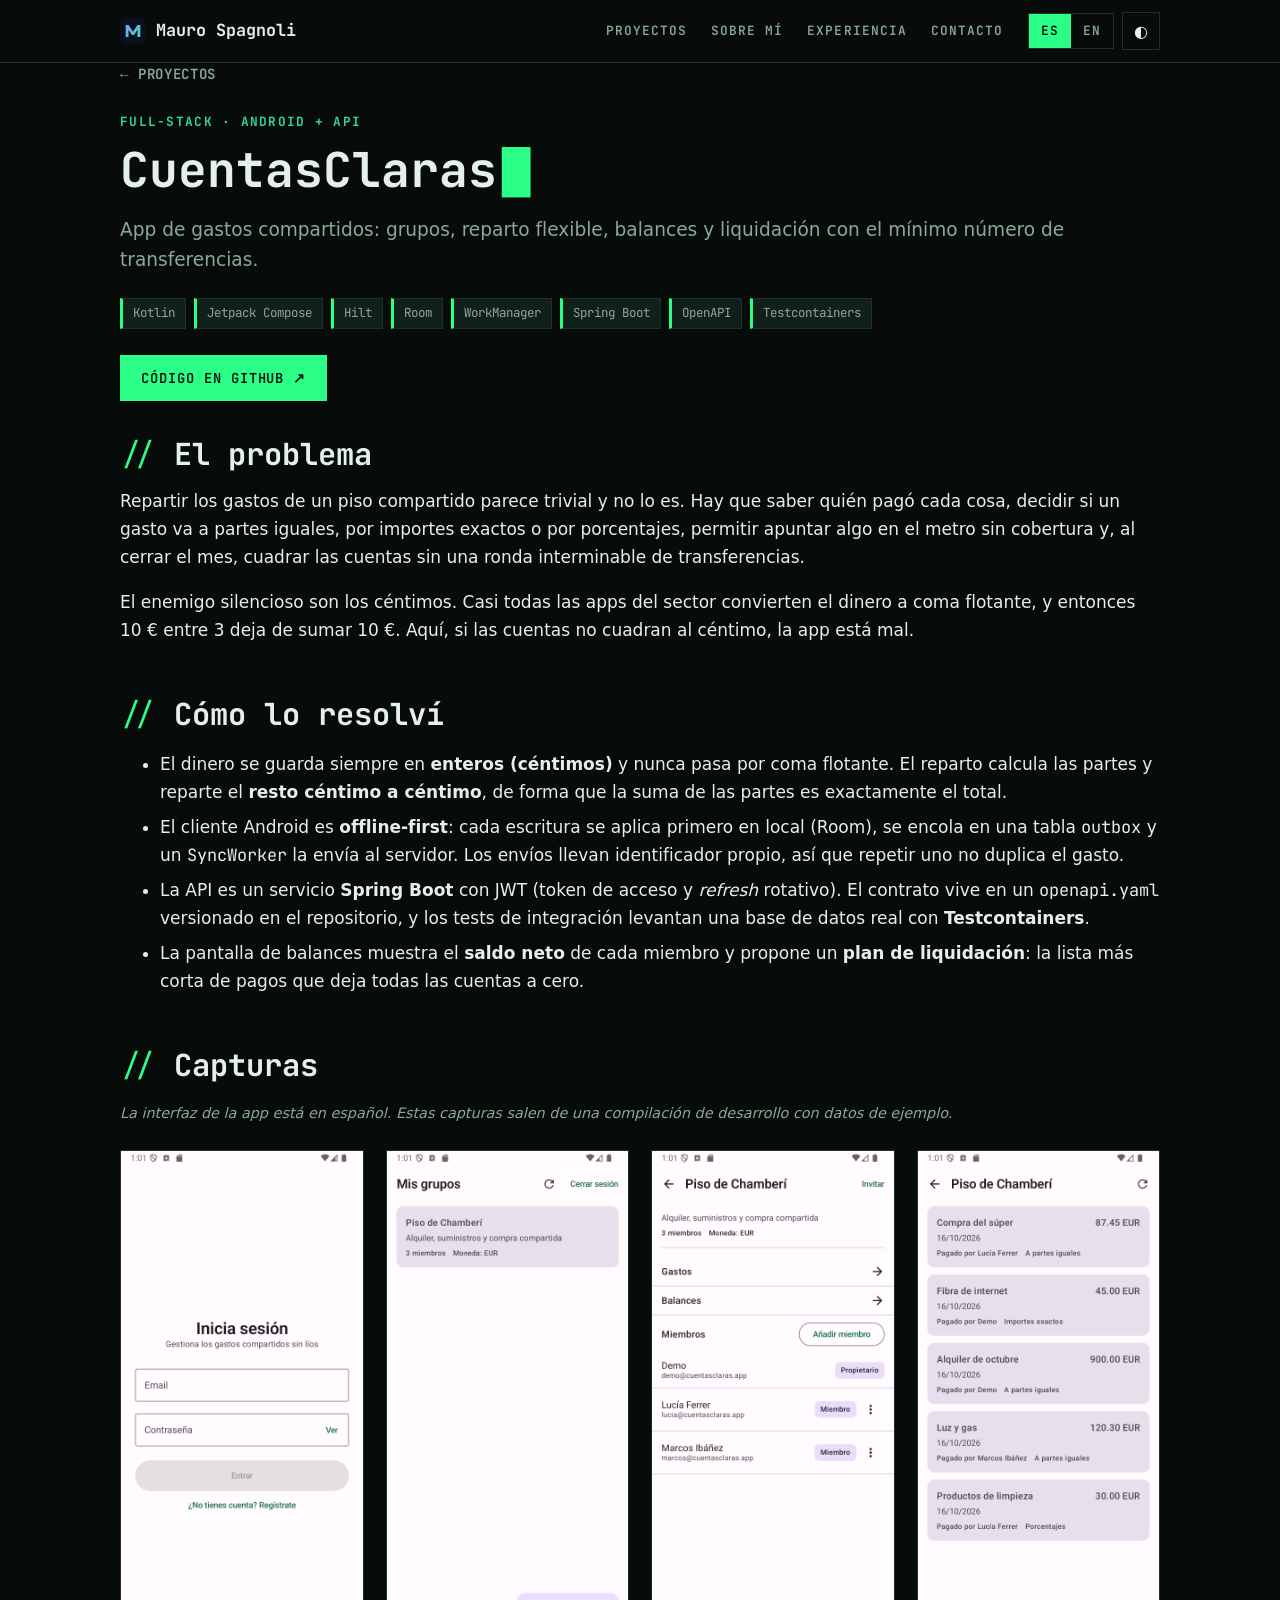
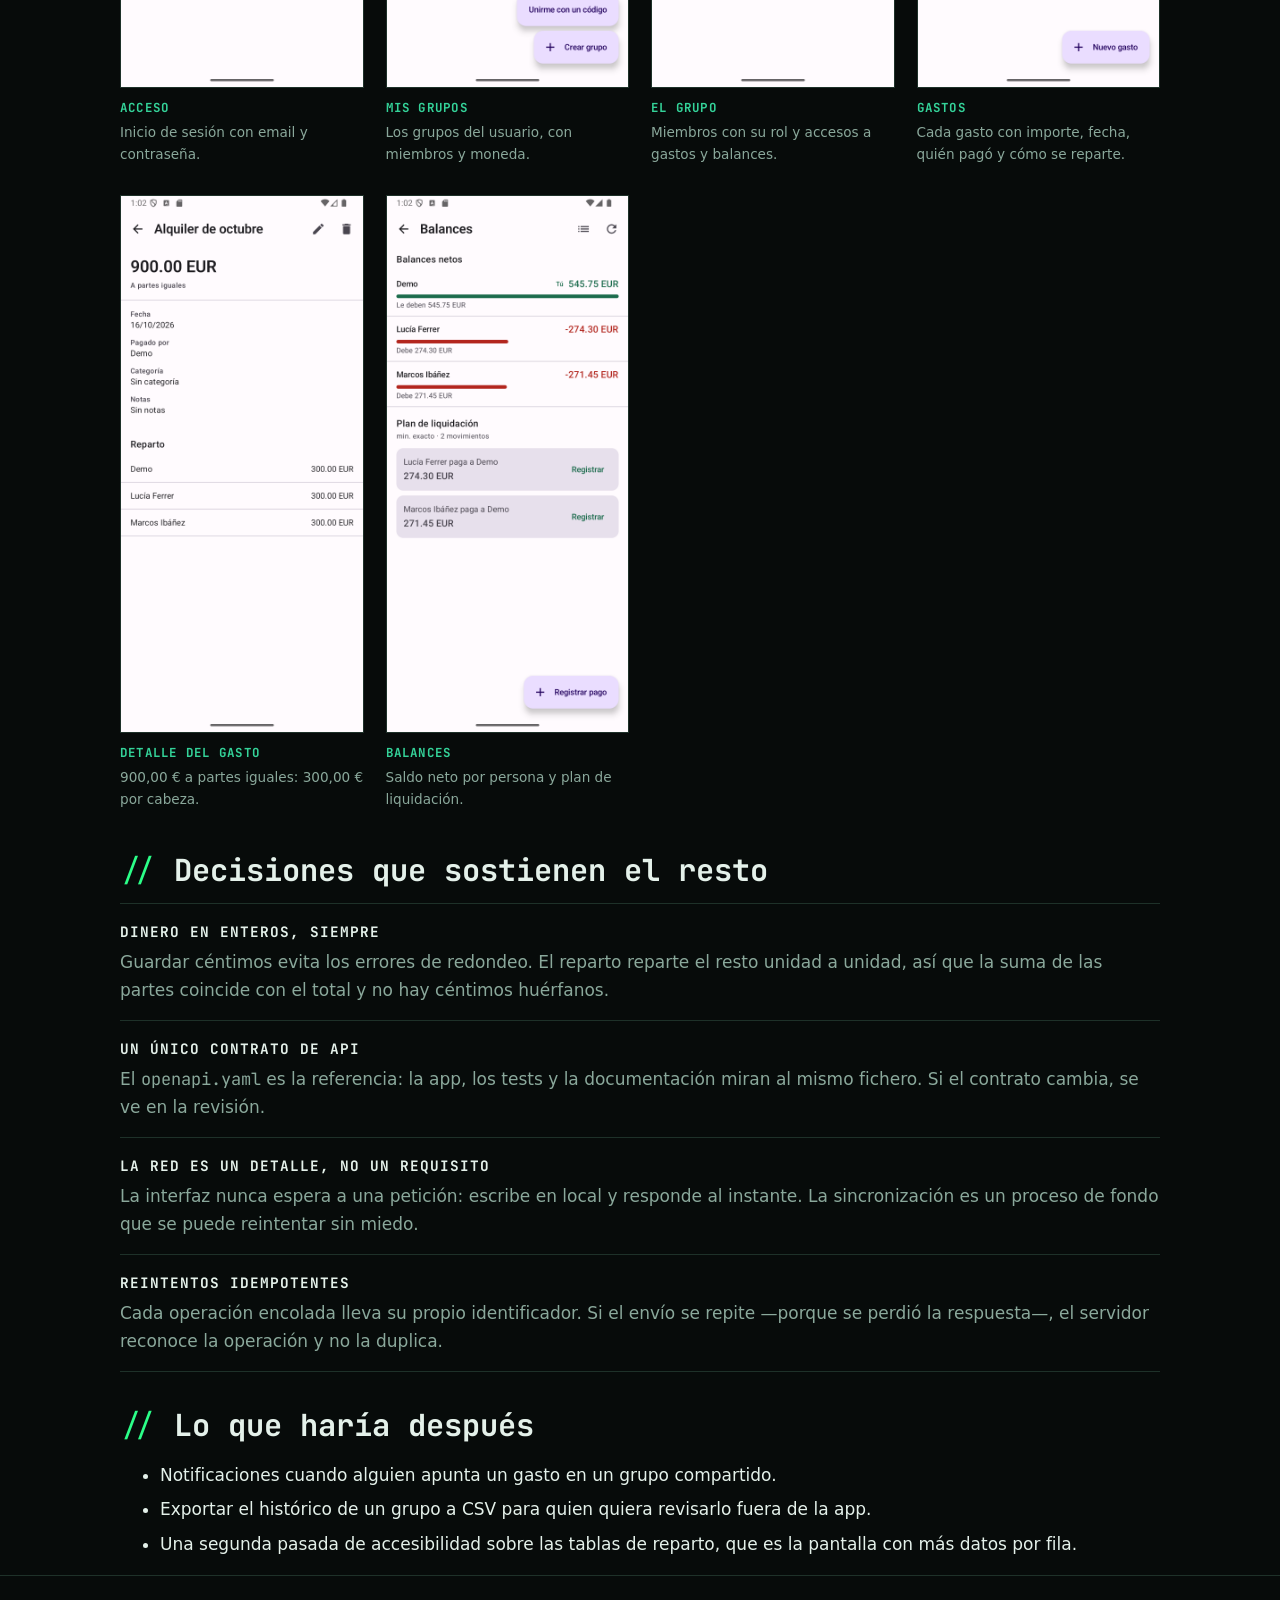
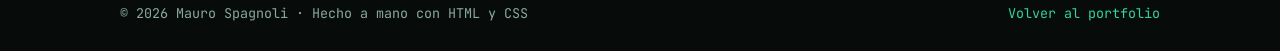
<file: proyectos/cuentas-claras.html>
<!DOCTYPE html>
<html lang="es">
<head>
  <meta charset="utf-8">
  <meta name="viewport" content="width=device-width, initial-scale=1">
  <title>CuentasClaras · Caso de estudio · Mauro Spagnoli</title>
  <meta name="description" content="Caso de estudio de CuentasClaras: app Android offline-first y API Spring Boot para gastos compartidos, con dinero en enteros, reparto flexible y plan de liquidación.">
  <meta name="theme-color" content="#0b1020">

  <link rel="canonical" href="https://maurospagnoli.github.io/proyectos/cuentas-claras.html">
  <link rel="alternate" hreflang="es" href="https://maurospagnoli.github.io/proyectos/cuentas-claras.html">
  <link rel="alternate" hreflang="en" href="https://maurospagnoli.github.io/en/projects/cuentas-claras.html">

  <meta property="og:type" content="article">
  <meta property="og:locale" content="es_ES">
  <meta property="og:locale:alternate" content="en_US">
  <meta property="og:title" content="CuentasClaras · Caso de estudio">
  <meta property="og:description" content="App Android offline-first y API Spring Boot para gastos compartidos: dinero en enteros, reparto flexible y plan de liquidación.">
  <meta property="og:url" content="https://maurospagnoli.github.io/proyectos/cuentas-claras.html">

  <link rel="icon" href="../assets/img/favicon.svg" type="image/svg+xml">
  <link rel="stylesheet" href="../assets/css/styles.css?v=11">
</head>
<body>
  <a class="skip-link" href="#main">Saltar al contenido</a>

  <header class="site-header">
    <div class="container">
      <a class="brand" href="../index.html">
        <img src="../assets/img/favicon.svg" alt="" width="24" height="24">
        Mauro Spagnoli
      </a>

      <nav class="site-nav" aria-label="Principal">
        <a href="../index.html#proyectos">Proyectos</a>
        <a href="../index.html#sobre-mi">Sobre mí</a>
        <a href="../index.html#experiencia">Experiencia</a>
        <a href="../index.html#contacto">Contacto</a>
      </nav>

      <div class="nav-tools">
        <div class="lang-switcher" role="group" aria-label="Idioma">
          <a href="cuentas-claras.html" hreflang="es" lang="es" data-set-lang="es" aria-current="true">ES</a>
          <a href="../en/projects/cuentas-claras.html" hreflang="en" lang="en" data-set-lang="en">EN</a>
        </div>

        <button class="icon-btn" type="button" data-theme-toggle aria-pressed="false"
                aria-label="Cambiar a tema claro"
                data-label-light="Cambiar a tema claro" data-label-dark="Cambiar a tema oscuro">◐</button>
      </div>
    </div>
  </header>

  <div class="lang-hint" data-lang-hint="en" hidden>
    <div class="container">
      <span>This case study is also available in
        <a href="../en/projects/cuentas-claras.html" hreflang="en" lang="en" data-set-lang="en">English</a>.</span>
    </div>
  </div>

  <main id="main">
    <article class="container">
      <p class="crumbs"><a href="../index.html#proyectos">← Proyectos</a></p>

      <header class="case-head">
        <span class="kind">Full-stack · Android + API</span>
        <h1>CuentasClaras</h1>
        <p class="lead">
          App de gastos compartidos: grupos, reparto flexible, balances y liquidación con el
          mínimo número de transferencias.
        </p>
        <ul class="stack-list">
          <li class="pill">Kotlin</li>
          <li class="pill">Jetpack Compose</li>
          <li class="pill">Hilt</li>
          <li class="pill">Room</li>
          <li class="pill">WorkManager</li>
          <li class="pill">Spring Boot</li>
          <li class="pill">OpenAPI</li>
          <li class="pill">Testcontainers</li>
        </ul>
        <div class="hero-actions">
          <a class="btn btn--primary" href="https://github.com/MauroSpagnoli/cuentas-claras" target="_blank" rel="noopener">Código en GitHub ↗</a>
        </div>
      </header>

      <section class="case-section">
        <h2>El problema</h2>
        <p>
          Repartir los gastos de un piso compartido parece trivial y no lo es. Hay que saber quién
          pagó cada cosa, decidir si un gasto va a partes iguales, por importes exactos o por
          porcentajes, permitir apuntar algo en el metro sin cobertura y, al cerrar el mes, cuadrar
          las cuentas sin una ronda interminable de transferencias.
        </p>
        <p>
          El enemigo silencioso son los céntimos. Casi todas las apps del sector convierten el dinero
          a coma flotante, y entonces 10 € entre 3 deja de sumar 10 €. Aquí, si las cuentas no
          cuadran al céntimo, la app está mal.
        </p>
      </section>

      <section class="case-section">
        <h2>Cómo lo resolví</h2>
        <ul>
          <li>
            El dinero se guarda siempre en <strong>enteros (céntimos)</strong> y nunca pasa por coma
            flotante. El reparto calcula las partes y reparte el <strong>resto céntimo a céntimo</strong>,
            de forma que la suma de las partes es exactamente el total.
          </li>
          <li>
            El cliente Android es <strong>offline-first</strong>: cada escritura se aplica primero en
            local (Room), se encola en una tabla <span class="mono">outbox</span> y un
            <span class="mono">SyncWorker</span> la envía al servidor. Los envíos llevan identificador
            propio, así que repetir uno no duplica el gasto.
          </li>
          <li>
            La API es un servicio <strong>Spring Boot</strong> con JWT (token de acceso y
            <em>refresh</em> rotativo). El contrato vive en un <span class="mono">openapi.yaml</span>
            versionado en el repositorio, y los tests de integración levantan una base de datos
            real con <strong>Testcontainers</strong>.
          </li>
          <li>
            La pantalla de balances muestra el <strong>saldo neto</strong> de cada miembro y propone un
            <strong>plan de liquidación</strong>: la lista más corta de pagos que deja todas las cuentas
            a cero.
          </li>
        </ul>
      </section>

      <section class="case-section">
        <h2>Capturas</h2>
        <p class="muted case-note">
          La interfaz de la app está en español. Estas capturas salen de una compilación de desarrollo
          con datos de ejemplo.
        </p>
        <ul class="shots">
          <li>
            <figure class="shot">
              <img src="../assets/img/cuentas-claras/login.png" alt="Pantalla de inicio de sesión de CuentasClaras, con los campos de email y contraseña y el botón Entrar." width="1080" height="2400" loading="lazy">
              <figcaption><strong>Acceso</strong>Inicio de sesión con email y contraseña.</figcaption>
            </figure>
          </li>
          <li>
            <figure class="shot">
              <img src="../assets/img/cuentas-claras/grupos.png" alt="Listado de grupos con un grupo llamado Piso de Chamberí, su descripción, el número de miembros y la moneda." width="1080" height="2400" loading="lazy">
              <figcaption><strong>Mis grupos</strong>Los grupos del usuario, con miembros y moneda.</figcaption>
            </figure>
          </li>
          <li>
            <figure class="shot">
              <img src="../assets/img/cuentas-claras/grupo.png" alt="Ficha del grupo con los accesos a Gastos y a Balances y la lista de miembros con su rol: propietario o miembro." width="1080" height="2400" loading="lazy">
              <figcaption><strong>El grupo</strong>Miembros con su rol y accesos a gastos y balances.</figcaption>
            </figure>
          </li>
          <li>
            <figure class="shot">
              <img src="../assets/img/cuentas-claras/gastos.png" alt="Listado de gastos del grupo, cada uno con su importe, la fecha, quién lo pagó y el tipo de reparto." width="1080" height="2400" loading="lazy">
              <figcaption><strong>Gastos</strong>Cada gasto con importe, fecha, quién pagó y cómo se reparte.</figcaption>
            </figure>
          </li>
          <li>
            <figure class="shot">
              <img src="../assets/img/cuentas-claras/gasto.png" alt="Detalle del gasto Alquiler de octubre: 900 euros repartidos a partes iguales, 300 euros por cada uno de los tres miembros." width="1080" height="2400" loading="lazy">
              <figcaption><strong>Detalle del gasto</strong>900,00 € a partes iguales: 300,00 € por cabeza.</figcaption>
            </figure>
          </li>
          <li>
            <figure class="shot">
              <img src="../assets/img/cuentas-claras/balances.png" alt="Pantalla de balances con el saldo neto de cada miembro y el plan de liquidación propuesto." width="1080" height="2400" loading="lazy">
              <figcaption><strong>Balances</strong>Saldo neto por persona y plan de liquidación.</figcaption>
            </figure>
          </li>
        </ul>
      </section>

      <section class="case-section">
        <h2>Decisiones que sostienen el resto</h2>
        <dl class="decisions">
          <div>
            <dt>Dinero en enteros, siempre</dt>
            <dd>
              Guardar céntimos evita los errores de redondeo. El reparto reparte el resto unidad a
              unidad, así que la suma de las partes coincide con el total y no hay céntimos huérfanos.
            </dd>
          </div>
          <div>
            <dt>Un único contrato de API</dt>
            <dd>
              El <span class="mono">openapi.yaml</span> es la referencia: la app, los tests y la
              documentación miran al mismo fichero. Si el contrato cambia, se ve en la revisión.
            </dd>
          </div>
          <div>
            <dt>La red es un detalle, no un requisito</dt>
            <dd>
              La interfaz nunca espera a una petición: escribe en local y responde al instante. La
              sincronización es un proceso de fondo que se puede reintentar sin miedo.
            </dd>
          </div>
          <div>
            <dt>Reintentos idempotentes</dt>
            <dd>
              Cada operación encolada lleva su propio identificador. Si el envío se repite —porque
              se perdió la respuesta—, el servidor reconoce la operación y no la duplica.
            </dd>
          </div>
        </dl>
      </section>

      <section class="case-section">
        <h2>Lo que haría después</h2>
        <ul>
          <li>Notificaciones cuando alguien apunta un gasto en un grupo compartido.</li>
          <li>Exportar el histórico de un grupo a CSV para quien quiera revisarlo fuera de la app.</li>
          <li>Una segunda pasada de accesibilidad sobre las tablas de reparto, que es la pantalla con más datos por fila.</li>
        </ul>
      </section>
    </article>
  </main>

  <footer class="site-footer">
    <div class="container">
      <span>© 2026 Mauro Spagnoli · Hecho a mano con HTML y CSS</span>
      <a href="../index.html" hreflang="es" lang="es" data-set-lang="es">Volver al portfolio</a>
    </div>
  </footer>

  <script src="../assets/js/main.js?v=3" defer></script>
</body>
</html>
</file>
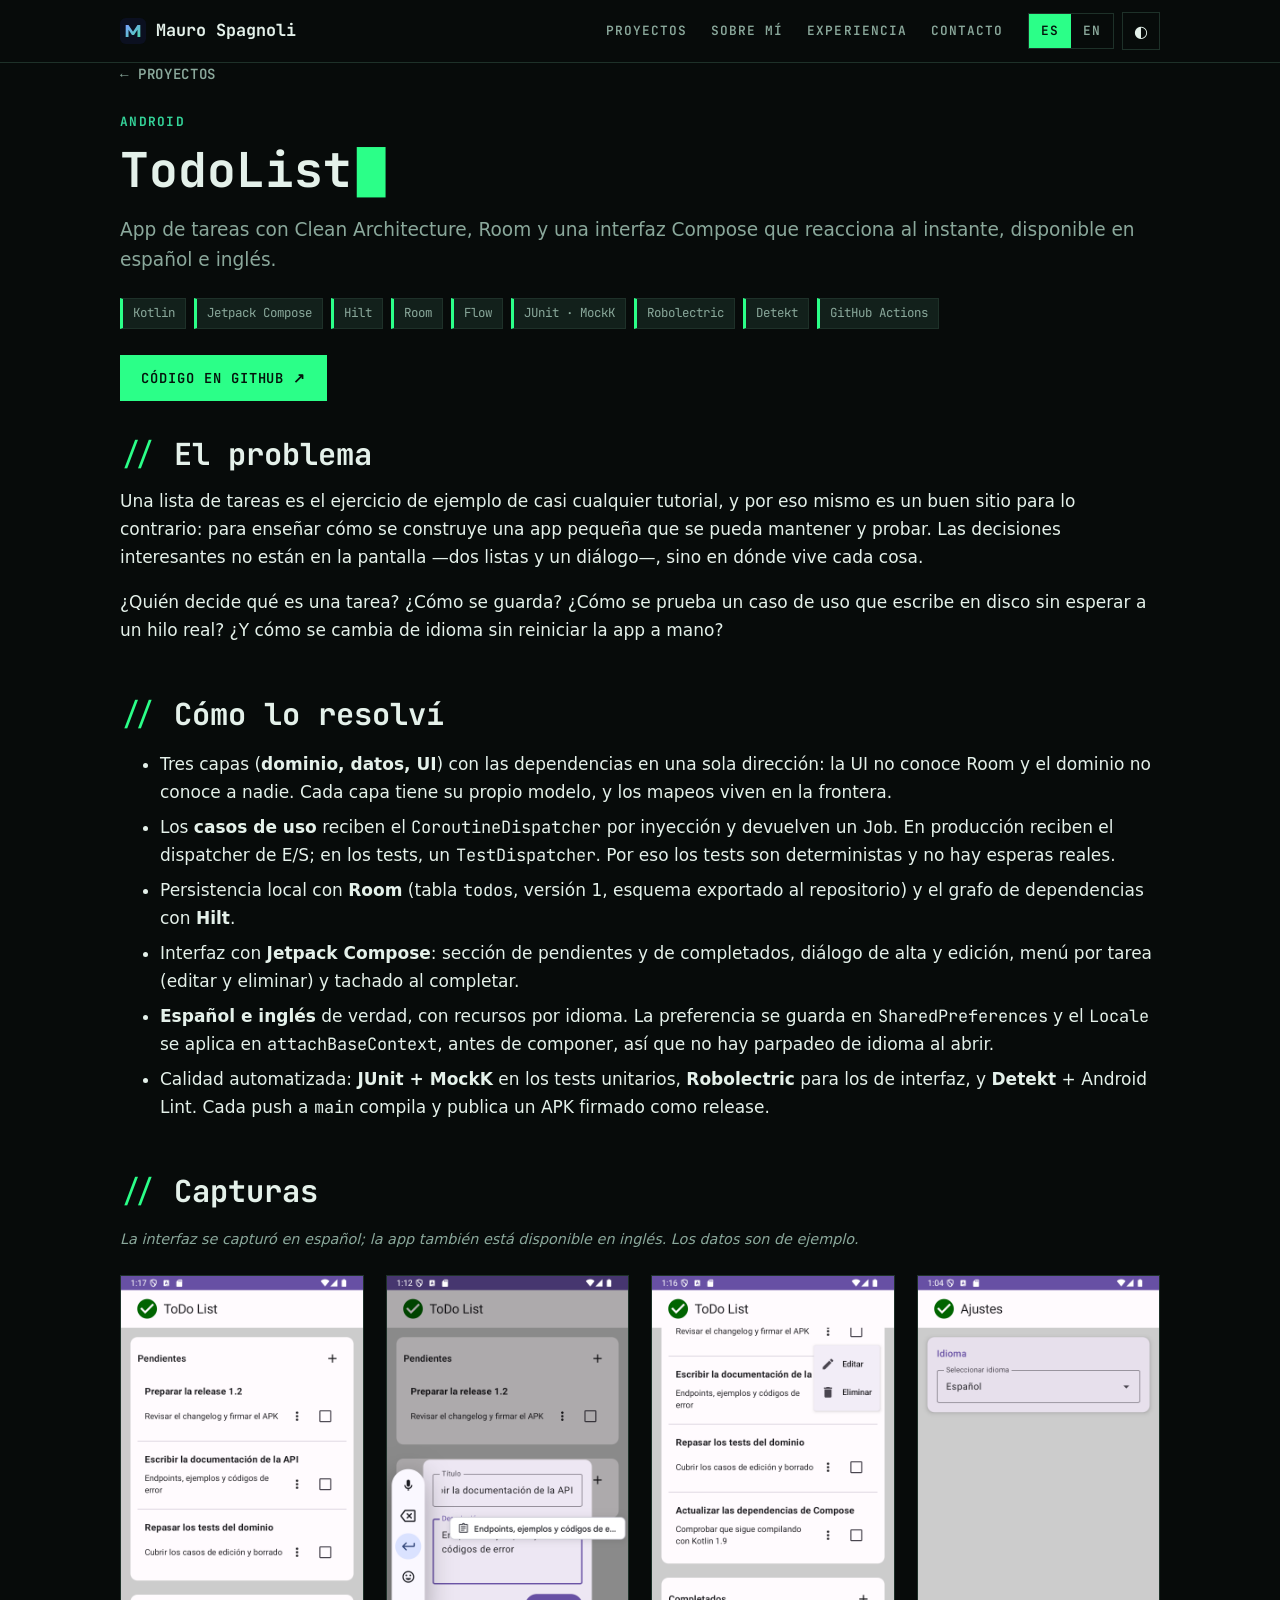
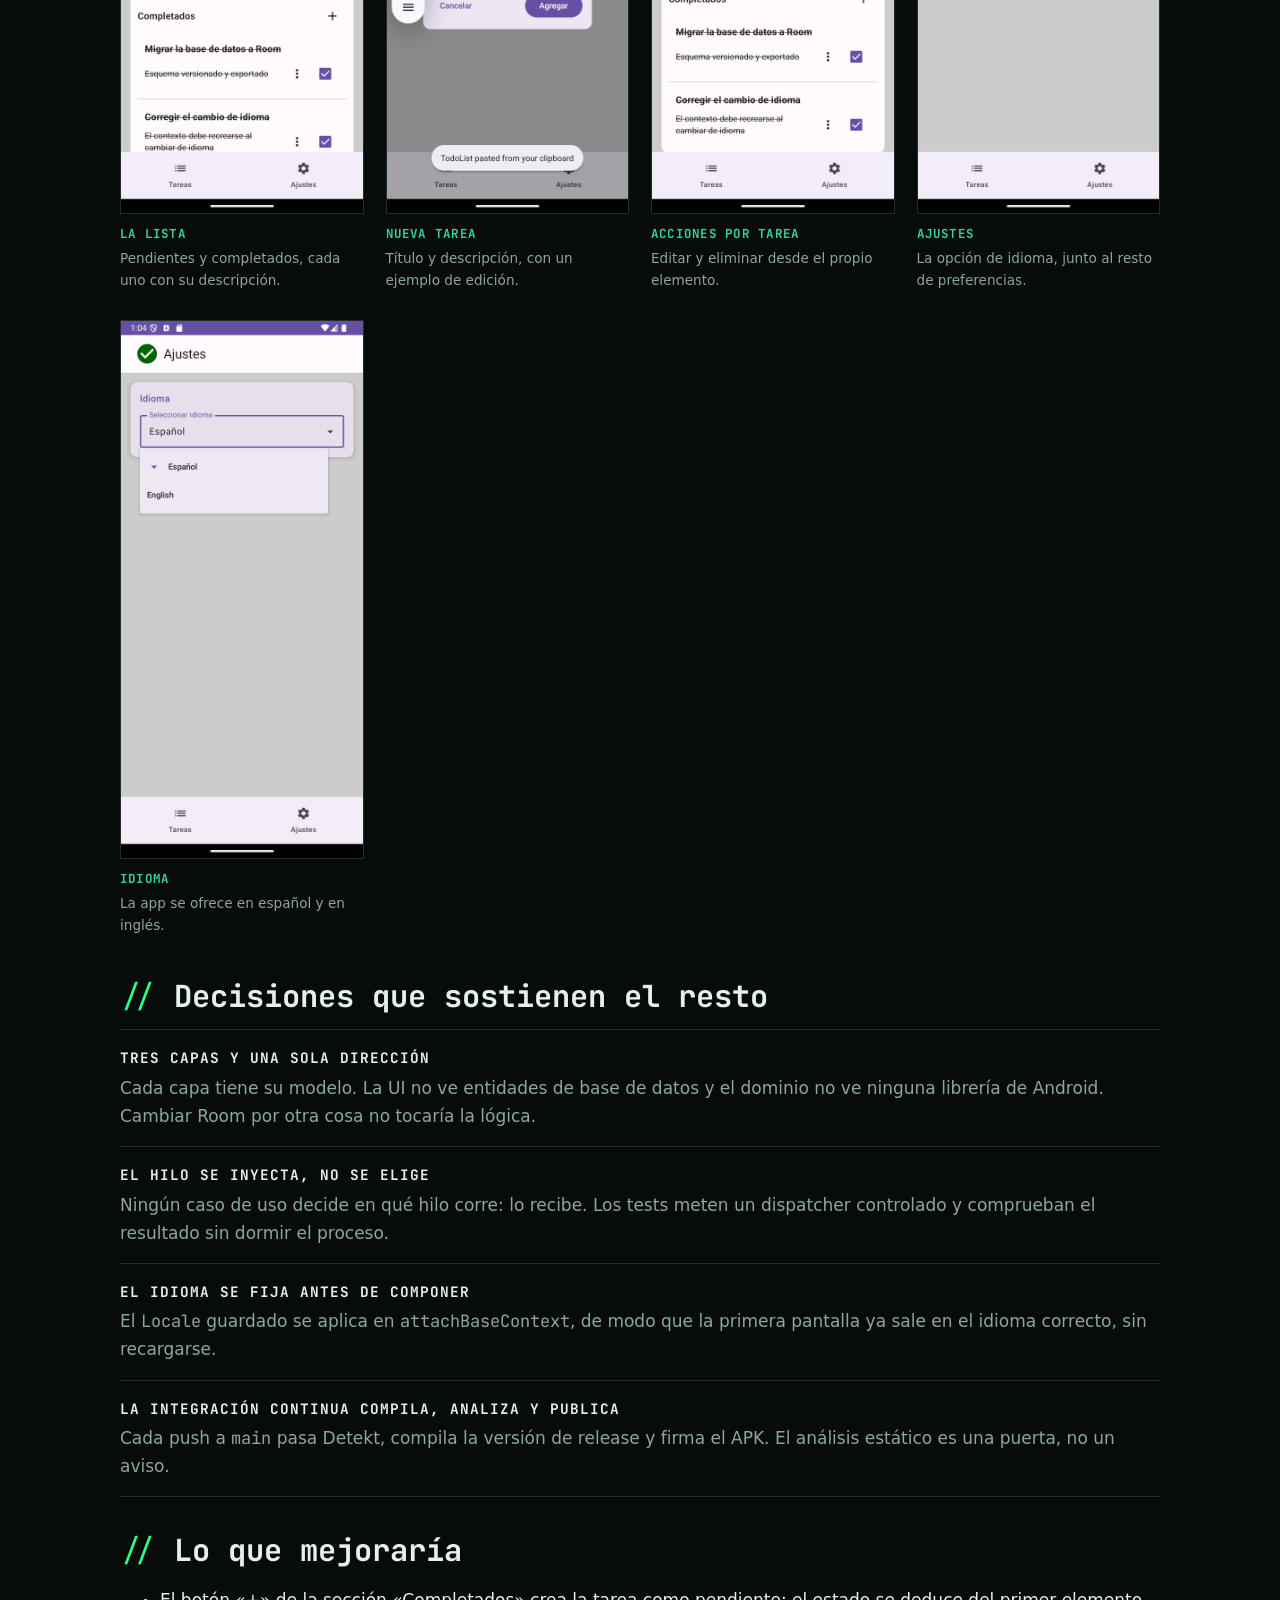
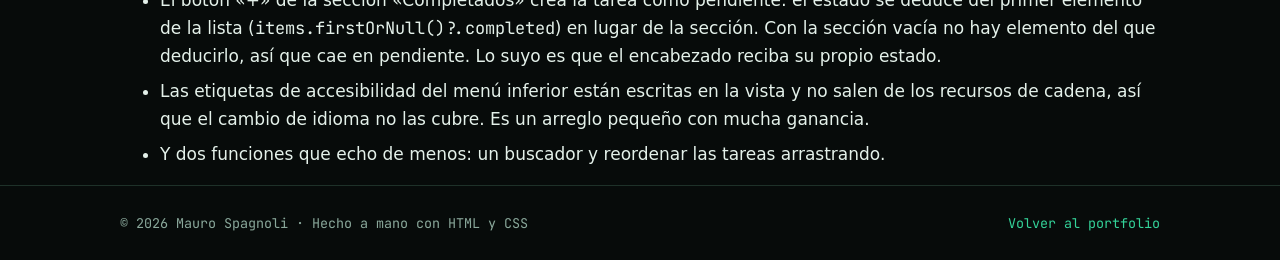
<file: proyectos/todolist.html>
<!DOCTYPE html>
<html lang="es">
<head>
  <meta charset="utf-8">
  <meta name="viewport" content="width=device-width, initial-scale=1">
  <title>TodoList · Caso de estudio · Mauro Spagnoli</title>
  <meta name="description" content="Caso de estudio de TodoList: app Android de tareas con Clean Architecture, Room, casos de uso con dispatcher inyectado, Compose en español e inglés y CI con Detekt.">
  <meta name="theme-color" content="#0b1020">

  <link rel="canonical" href="https://maurospagnoli.github.io/proyectos/todolist.html">
  <link rel="alternate" hreflang="es" href="https://maurospagnoli.github.io/proyectos/todolist.html">
  <link rel="alternate" hreflang="en" href="https://maurospagnoli.github.io/en/projects/todolist.html">

  <meta property="og:type" content="article">
  <meta property="og:locale" content="es_ES">
  <meta property="og:locale:alternate" content="en_US">
  <meta property="og:title" content="TodoList · Caso de estudio">
  <meta property="og:description" content="App Android de tareas con Clean Architecture, Room, Hilt y Compose, en español e inglés, con integración continua.">
  <meta property="og:url" content="https://maurospagnoli.github.io/proyectos/todolist.html">

  <link rel="icon" href="../assets/img/favicon.svg" type="image/svg+xml">
  <link rel="stylesheet" href="../assets/css/styles.css?v=11">
</head>
<body>
  <a class="skip-link" href="#main">Saltar al contenido</a>

  <header class="site-header">
    <div class="container">
      <a class="brand" href="../index.html">
        <img src="../assets/img/favicon.svg" alt="" width="24" height="24">
        Mauro Spagnoli
      </a>

      <nav class="site-nav" aria-label="Principal">
        <a href="../index.html#proyectos">Proyectos</a>
        <a href="../index.html#sobre-mi">Sobre mí</a>
        <a href="../index.html#experiencia">Experiencia</a>
        <a href="../index.html#contacto">Contacto</a>
      </nav>

      <div class="nav-tools">
        <div class="lang-switcher" role="group" aria-label="Idioma">
          <a href="todolist.html" hreflang="es" lang="es" data-set-lang="es" aria-current="true">ES</a>
          <a href="../en/projects/todolist.html" hreflang="en" lang="en" data-set-lang="en">EN</a>
        </div>

        <button class="icon-btn" type="button" data-theme-toggle aria-pressed="false"
                aria-label="Cambiar a tema claro"
                data-label-light="Cambiar a tema claro" data-label-dark="Cambiar a tema oscuro">◐</button>
      </div>
    </div>
  </header>

  <div class="lang-hint" data-lang-hint="en" hidden>
    <div class="container">
      <span>This case study is also available in
        <a href="../en/projects/todolist.html" hreflang="en" lang="en" data-set-lang="en">English</a>.</span>
    </div>
  </div>

  <main id="main">
    <article class="container">
      <p class="crumbs"><a href="../index.html#proyectos">← Proyectos</a></p>

      <header class="case-head">
        <span class="kind">Android</span>
        <h1>TodoList</h1>
        <p class="lead">
          App de tareas con Clean Architecture, Room y una interfaz Compose que reacciona al
          instante, disponible en español e inglés.
        </p>
        <ul class="stack-list">
          <li class="pill">Kotlin</li>
          <li class="pill">Jetpack Compose</li>
          <li class="pill">Hilt</li>
          <li class="pill">Room</li>
          <li class="pill">Flow</li>
          <li class="pill">JUnit · MockK</li>
          <li class="pill">Robolectric</li>
          <li class="pill">Detekt</li>
          <li class="pill">GitHub Actions</li>
        </ul>
        <div class="hero-actions">
          <a class="btn btn--primary" href="https://github.com/MauroSpagnoli/todolist" target="_blank" rel="noopener">Código en GitHub ↗</a>
        </div>
      </header>

      <section class="case-section">
        <h2>El problema</h2>
        <p>
          Una lista de tareas es el ejercicio de ejemplo de casi cualquier tutorial, y por eso mismo
          es un buen sitio para lo contrario: para enseñar cómo se construye una app pequeña que se
          pueda mantener y probar. Las decisiones interesantes no están en la pantalla —dos listas y
          un diálogo—, sino en dónde vive cada cosa.
        </p>
        <p>
          ¿Quién decide qué es una tarea? ¿Cómo se guarda? ¿Cómo se prueba un caso de uso que
          escribe en disco sin esperar a un hilo real? ¿Y cómo se cambia de idioma sin reiniciar la
          app a mano?
        </p>
      </section>

      <section class="case-section">
        <h2>Cómo lo resolví</h2>
        <ul>
          <li>
            Tres capas (<strong>dominio, datos, UI</strong>) con las dependencias en una sola
            dirección: la UI no conoce Room y el dominio no conoce a nadie. Cada capa tiene su propio
            modelo, y los mapeos viven en la frontera.
          </li>
          <li>
            Los <strong>casos de uso</strong> reciben el <span class="mono">CoroutineDispatcher</span>
            por inyección y devuelven un <span class="mono">Job</span>. En producción reciben el
            dispatcher de E/S; en los tests, un <span class="mono">TestDispatcher</span>. Por eso los
            tests son deterministas y no hay esperas reales.
          </li>
          <li>
            Persistencia local con <strong>Room</strong> (tabla <span class="mono">todos</span>,
            versión 1, esquema exportado al repositorio) y el grafo de dependencias con
            <strong>Hilt</strong>.
          </li>
          <li>
            Interfaz con <strong>Jetpack Compose</strong>: sección de pendientes y de completados,
            diálogo de alta y edición, menú por tarea (editar y eliminar) y tachado al completar.
          </li>
          <li>
            <strong>Español e inglés</strong> de verdad, con recursos por idioma. La preferencia se
            guarda en <span class="mono">SharedPreferences</span> y el <span class="mono">Locale</span>
            se aplica en <span class="mono">attachBaseContext</span>, antes de componer, así que no hay
            parpadeo de idioma al abrir.
          </li>
          <li>
            Calidad automatizada: <strong>JUnit + MockK</strong> en los tests unitarios,
            <strong>Robolectric</strong> para los de interfaz, y <strong>Detekt</strong> + Android Lint.
            Cada push a <span class="mono">main</span> compila y publica un APK firmado como release.
          </li>
        </ul>
      </section>

      <section class="case-section">
        <h2>Capturas</h2>
        <p class="muted case-note">
          La interfaz se capturó en español; la app también está disponible en inglés. Los datos son
          de ejemplo.
        </p>
        <ul class="shots">
          <li>
            <figure class="shot">
              <img src="../assets/img/todolist/tareas.png" alt="Lista de tareas con tres pendientes y dos completadas, cada una con su título y su descripción; las completadas aparecen tachadas." width="1080" height="2400" loading="lazy">
              <figcaption><strong>La lista</strong>Pendientes y completados, cada uno con su descripción.</figcaption>
            </figure>
          </li>
          <li>
            <figure class="shot">
              <img src="../assets/img/todolist/nueva-tarea.png" alt="Diálogo de nueva tarea con el campo de título y el de descripción rellenos y los botones Cancelar y Agregar." width="1080" height="2400" loading="lazy">
              <figcaption><strong>Nueva tarea</strong>Título y descripción, con un ejemplo de edición.</figcaption>
            </figure>
          </li>
          <li>
            <figure class="shot">
              <img src="../assets/img/todolist/menu-tarea.png" alt="Menú de una tarea con las dos acciones, Editar y Eliminar." width="1080" height="2400" loading="lazy">
              <figcaption><strong>Acciones por tarea</strong>Editar y eliminar desde el propio elemento.</figcaption>
            </figure>
          </li>
          <li>
            <figure class="shot">
              <img src="../assets/img/todolist/ajustes.png" alt="Pantalla de ajustes con la fila del idioma actual, Español." width="1080" height="2400" loading="lazy">
              <figcaption><strong>Ajustes</strong>La opción de idioma, junto al resto de preferencias.</figcaption>
            </figure>
          </li>
          <li>
            <figure class="shot">
              <img src="../assets/img/todolist/idioma.png" alt="Selector de idioma con las dos opciones, Español e Inglés." width="1080" height="2400" loading="lazy">
              <figcaption><strong>Idioma</strong>La app se ofrece en español y en inglés.</figcaption>
            </figure>
          </li>
        </ul>
      </section>

      <section class="case-section">
        <h2>Decisiones que sostienen el resto</h2>
        <dl class="decisions">
          <div>
            <dt>Tres capas y una sola dirección</dt>
            <dd>
              Cada capa tiene su modelo. La UI no ve entidades de base de datos y el dominio no ve
              ninguna librería de Android. Cambiar Room por otra cosa no tocaría la lógica.
            </dd>
          </div>
          <div>
            <dt>El hilo se inyecta, no se elige</dt>
            <dd>
              Ningún caso de uso decide en qué hilo corre: lo recibe. Los tests meten un dispatcher
              controlado y comprueban el resultado sin dormir el proceso.
            </dd>
          </div>
          <div>
            <dt>El idioma se fija antes de componer</dt>
            <dd>
              El <span class="mono">Locale</span> guardado se aplica en <span class="mono">attachBaseContext</span>,
              de modo que la primera pantalla ya sale en el idioma correcto, sin recargarse.
            </dd>
          </div>
          <div>
            <dt>La integración continua compila, analiza y publica</dt>
            <dd>
              Cada push a <span class="mono">main</span> pasa Detekt, compila la versión de release y
              firma el APK. El análisis estático es una puerta, no un aviso.
            </dd>
          </div>
        </dl>
      </section>

      <section class="case-section">
        <h2>Lo que mejoraría</h2>
        <ul>
          <li>
            El botón «+» de la sección «Completados» crea la tarea como pendiente: el estado se deduce
            del primer elemento de la lista (<span class="mono">items.firstOrNull()?.completed</span>)
            en lugar de la sección. Con la sección vacía no hay elemento del que deducirlo, así que
            cae en pendiente. Lo suyo es que el encabezado reciba su propio estado.
          </li>
          <li>
            Las etiquetas de accesibilidad del menú inferior están escritas en la vista y no salen de
            los recursos de cadena, así que el cambio de idioma no las cubre. Es un arreglo pequeño
            con mucha ganancia.
          </li>
          <li>
            Y dos funciones que echo de menos: un buscador y reordenar las tareas arrastrando.
          </li>
        </ul>
      </section>
    </article>
  </main>

  <footer class="site-footer">
    <div class="container">
      <span>© 2026 Mauro Spagnoli · Hecho a mano con HTML y CSS</span>
      <a href="../index.html" hreflang="es" lang="es" data-set-lang="es">Volver al portfolio</a>
    </div>
  </footer>

  <script src="../assets/js/main.js?v=3" defer></script>
</body>
</html>
</file>
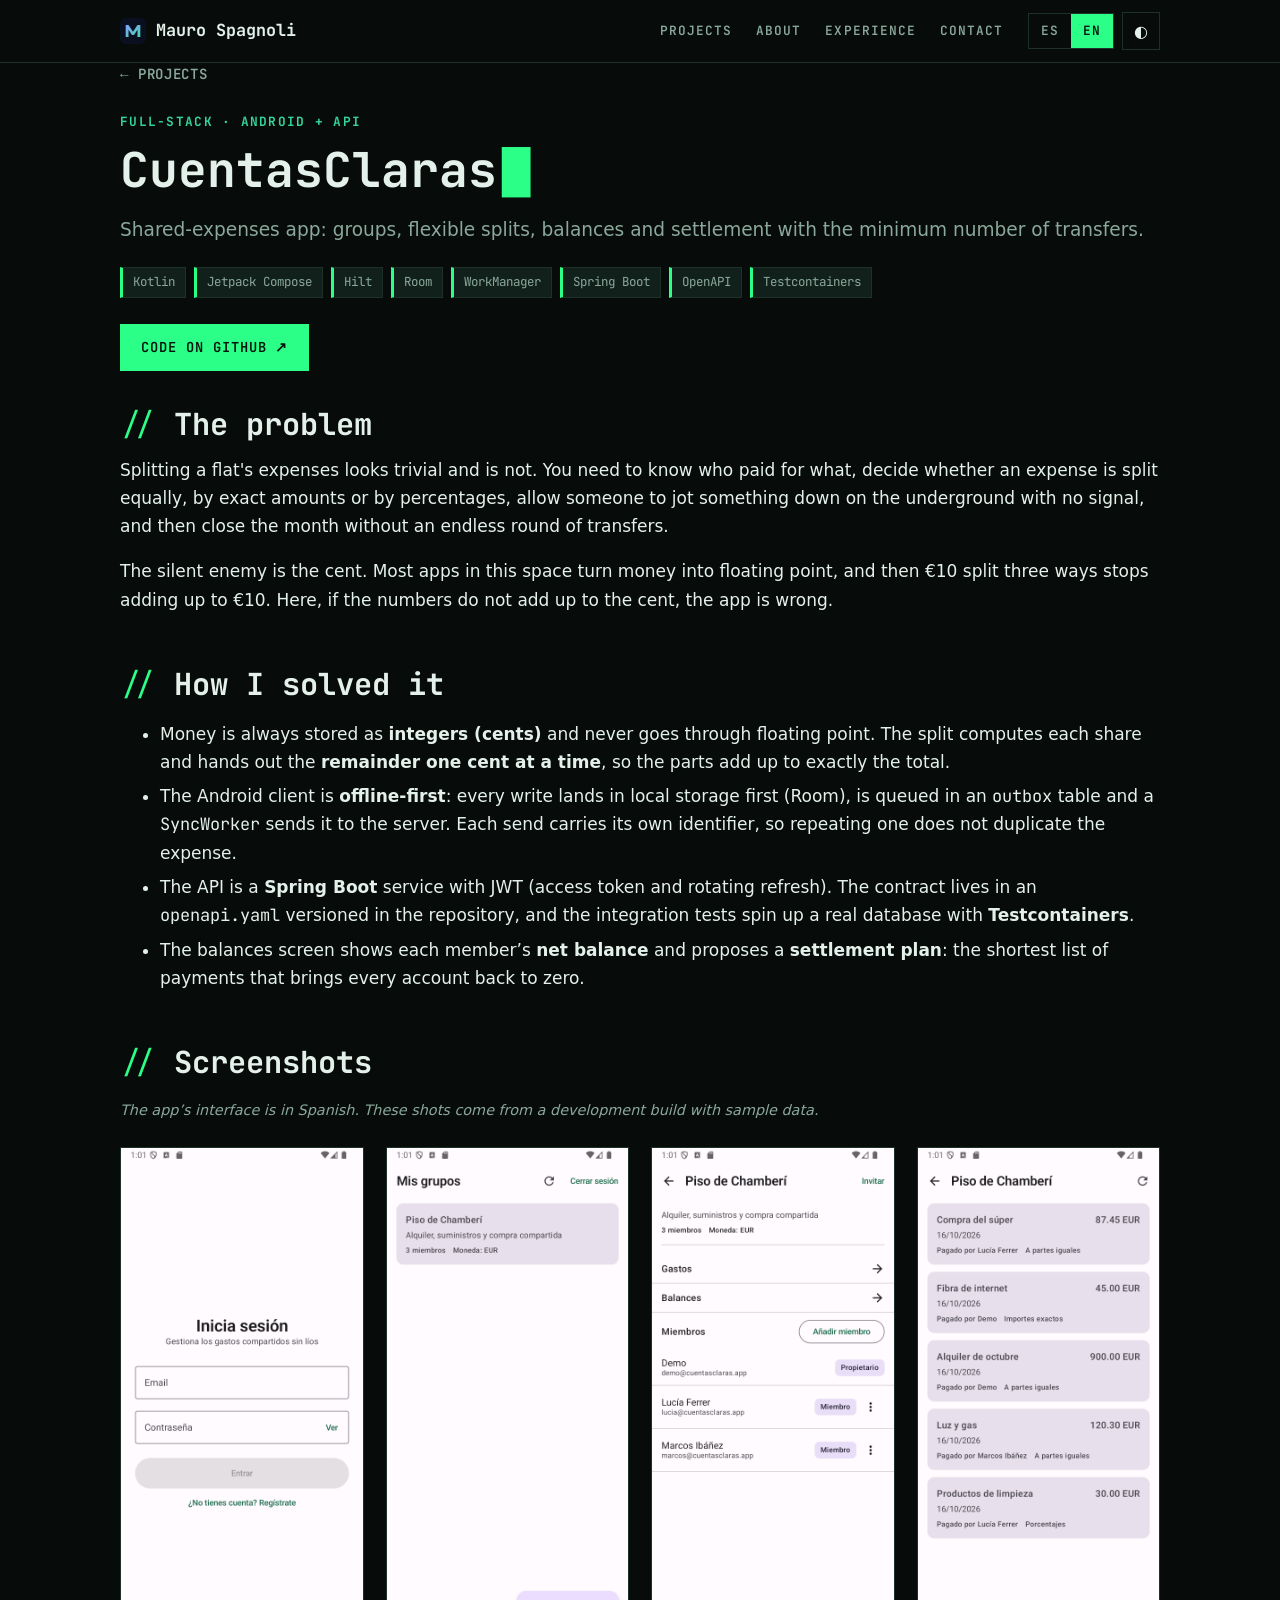
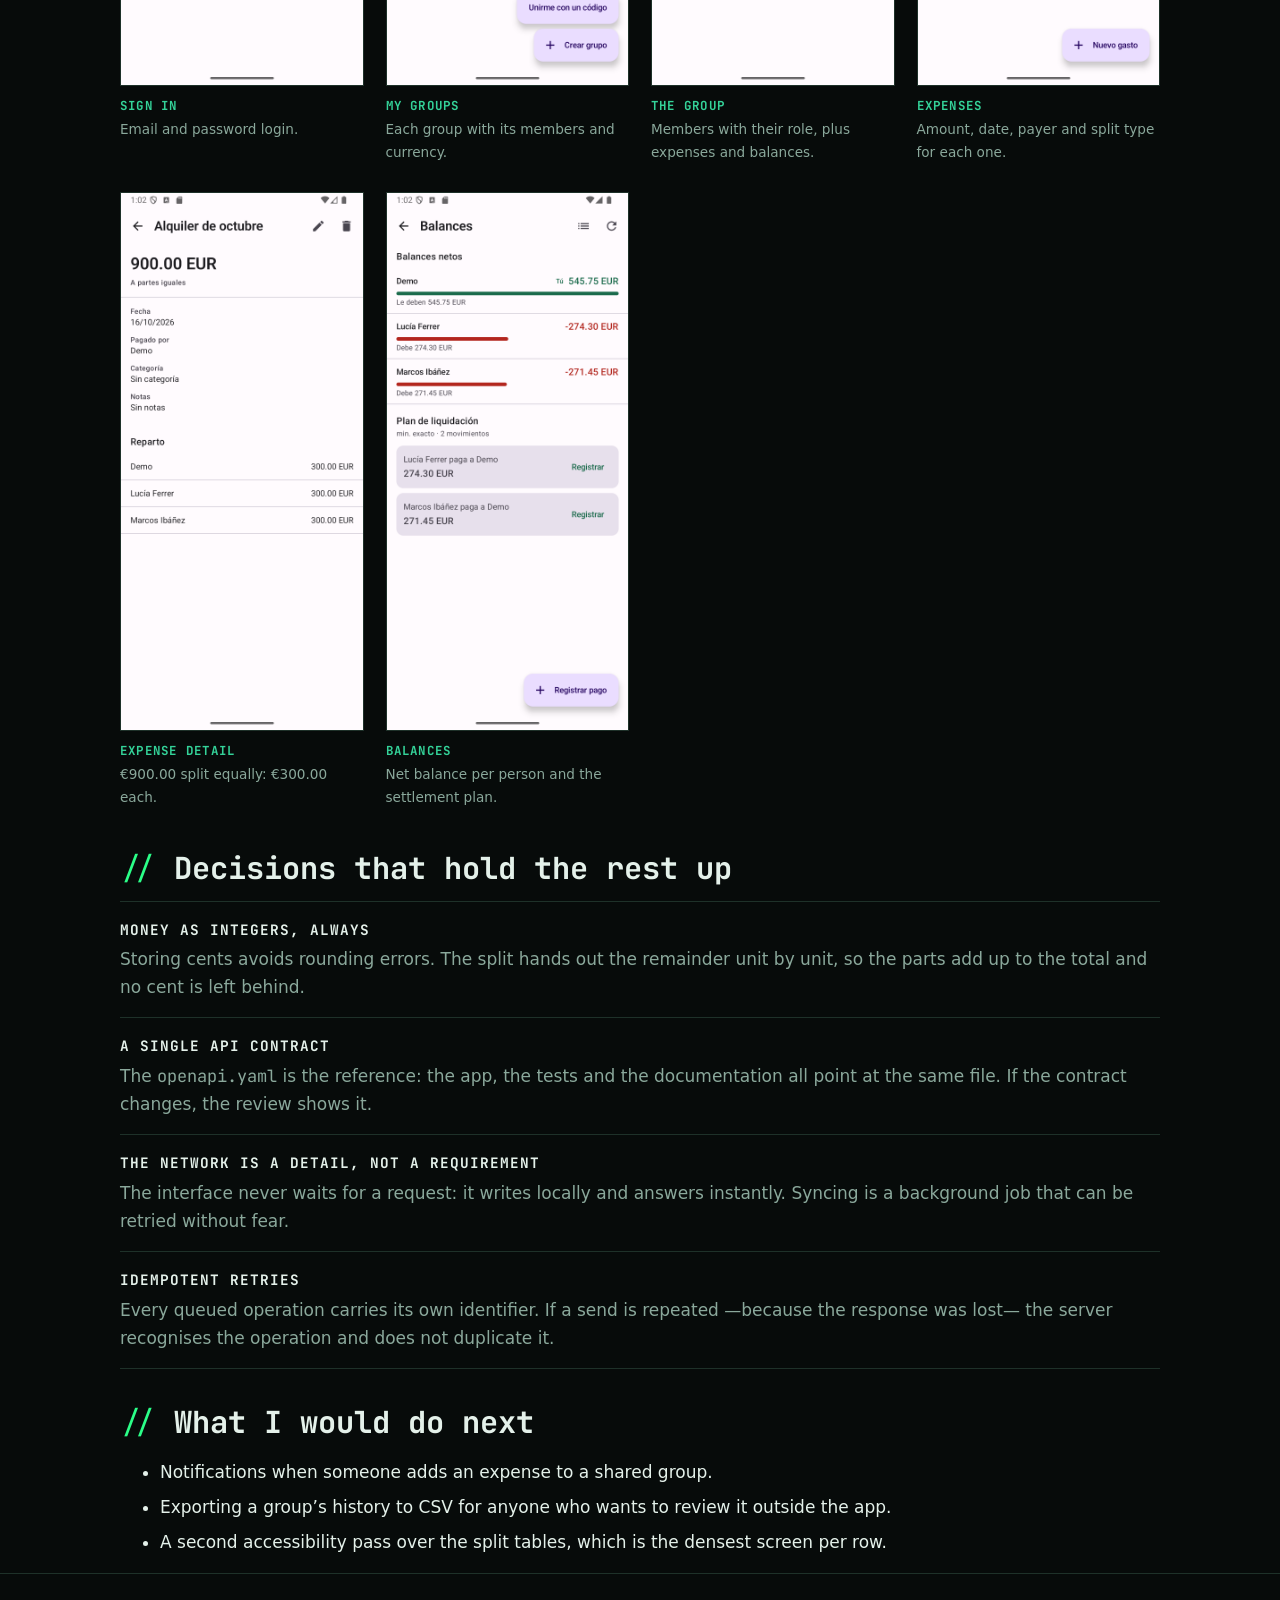
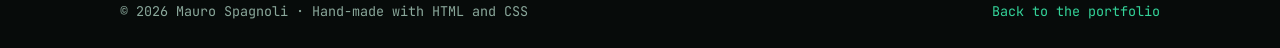
<file: en/projects/cuentas-claras.html>
<!DOCTYPE html>
<html lang="en">
<head>
  <meta charset="utf-8">
  <meta name="viewport" content="width=device-width, initial-scale=1">
  <title>CuentasClaras · Case study · Mauro Spagnoli</title>
  <meta name="description" content="CuentasClaras case study: an offline-first Android app and a Spring Boot API for shared expenses, with money as integers, flexible splits and a settlement plan.">
  <meta name="theme-color" content="#0b1020">

  <link rel="canonical" href="https://maurospagnoli.github.io/en/projects/cuentas-claras.html">
  <link rel="alternate" hreflang="es" href="https://maurospagnoli.github.io/proyectos/cuentas-claras.html">
  <link rel="alternate" hreflang="en" href="https://maurospagnoli.github.io/en/projects/cuentas-claras.html">

  <meta property="og:type" content="article">
  <meta property="og:locale" content="en_US">
  <meta property="og:locale:alternate" content="es_ES">
  <meta property="og:title" content="CuentasClaras · Case study">
  <meta property="og:description" content="Offline-first Android app and Spring Boot API for shared expenses, with money kept as integers.">
  <meta property="og:url" content="https://maurospagnoli.github.io/en/projects/cuentas-claras.html">

  <link rel="icon" href="../../assets/img/favicon.svg" type="image/svg+xml">
  <link rel="stylesheet" href="../../assets/css/styles.css?v=11">
</head>
<body>
  <a class="skip-link" href="#main">Skip to content</a>

  <header class="site-header">
    <div class="container">
      <a class="brand" href="../../index.html">
        <img src="../../assets/img/favicon.svg" alt="" width="24" height="24">
        Mauro Spagnoli
      </a>

      <nav class="site-nav" aria-label="Main">
        <a href="../../index.html#projects">Projects</a>
        <a href="../../index.html#about">About</a>
        <a href="../../index.html#experience">Experience</a>
        <a href="../../index.html#contact">Contact</a>
      </nav>

      <div class="nav-tools">
        <div class="lang-switcher" role="group" aria-label="Language">
          <a href="../../proyectos/cuentas-claras.html" hreflang="es" lang="es" data-set-lang="es">ES</a>
          <a href="cuentas-claras.html" hreflang="en" lang="en" data-set-lang="en" aria-current="true">EN</a>
        </div>

        <button class="icon-btn" type="button" data-theme-toggle aria-pressed="false"
                aria-label="Switch to light theme"
                data-label-light="Switch to light theme" data-label-dark="Switch to dark theme">◐</button>
      </div>
    </div>
  </header>

  <div class="lang-hint" data-lang-hint="es" hidden>
    <div class="container">
      <span>This case study is also available in
        <a href="../../proyectos/cuentas-claras.html" hreflang="es" lang="es" data-set-lang="es">Spanish</a>.</span>
    </div>
  </div>

  <main id="main">
    <article class="container">
      <p class="crumbs"><a href="../../index.html#projects">← Projects</a></p>

      <header class="case-head">
        <span class="kind">Full-stack · Android + API</span>
        <h1>CuentasClaras</h1>
        <p class="lead">
          Shared-expenses app: groups, flexible splits, balances and settlement with the minimum
          number of transfers.
        </p>
        <ul class="stack-list">
          <li class="pill">Kotlin</li>
          <li class="pill">Jetpack Compose</li>
          <li class="pill">Hilt</li>
          <li class="pill">Room</li>
          <li class="pill">WorkManager</li>
          <li class="pill">Spring Boot</li>
          <li class="pill">OpenAPI</li>
          <li class="pill">Testcontainers</li>
        </ul>
        <div class="hero-actions">
          <a class="btn btn--primary" href="https://github.com/MauroSpagnoli/cuentas-claras" target="_blank" rel="noopener">Code on GitHub ↗</a>
        </div>
      </header>

      <section class="case-section">
        <h2>The problem</h2>
        <p>
          Splitting a flat's expenses looks trivial and is not. You need to know who paid for what,
          decide whether an expense is split equally, by exact amounts or by percentages, allow
          someone to jot something down on the underground with no signal, and then close the month
          without an endless round of transfers.
        </p>
        <p>
          The silent enemy is the cent. Most apps in this space turn money into floating point, and
          then €10 split three ways stops adding up to €10. Here, if the numbers do not add up to the
          cent, the app is wrong.
        </p>
      </section>

      <section class="case-section">
        <h2>How I solved it</h2>
        <ul>
          <li>
            Money is always stored as <strong>integers (cents)</strong> and never goes through
            floating point. The split computes each share and hands out the
            <strong>remainder one cent at a time</strong>, so the parts add up to exactly the total.
          </li>
          <li>
            The Android client is <strong>offline-first</strong>: every write lands in local storage
            first (Room), is queued in an <span class="mono">outbox</span> table and a
            <span class="mono">SyncWorker</span> sends it to the server. Each send carries its own
            identifier, so repeating one does not duplicate the expense.
          </li>
          <li>
            The API is a <strong>Spring Boot</strong> service with JWT (access token and rotating
            refresh). The contract lives in an <span class="mono">openapi.yaml</span> versioned in the
            repository, and the integration tests spin up a real database with
            <strong>Testcontainers</strong>.
          </li>
          <li>
            The balances screen shows each member&rsquo;s <strong>net balance</strong> and proposes a
            <strong>settlement plan</strong>: the shortest list of payments that brings every account
            back to zero.
          </li>
        </ul>
      </section>

      <section class="case-section">
        <h2>Screenshots</h2>
        <p class="muted case-note">
          The app&rsquo;s interface is in Spanish. These shots come from a development build with
          sample data.
        </p>
        <ul class="shots">
          <li>
            <figure class="shot">
              <img src="../../assets/img/cuentas-claras/login.png" alt="CuentasClaras sign-in screen with the email and password fields and the Sign in button." width="1080" height="2400" loading="lazy">
              <figcaption><strong>Sign in</strong>Email and password login.</figcaption>
            </figure>
          </li>
          <li>
            <figure class="shot">
              <img src="../../assets/img/cuentas-claras/grupos.png" alt="List of groups with one called Piso de Chamberí, its description, the number of members and the currency." width="1080" height="2400" loading="lazy">
              <figcaption><strong>My groups</strong>Each group with its members and currency.</figcaption>
            </figure>
          </li>
          <li>
            <figure class="shot">
              <img src="../../assets/img/cuentas-claras/grupo.png" alt="Group screen with entries for expenses and balances and the member list showing each role, owner or member." width="1080" height="2400" loading="lazy">
              <figcaption><strong>The group</strong>Members with their role, plus expenses and balances.</figcaption>
            </figure>
          </li>
          <li>
            <figure class="shot">
              <img src="../../assets/img/cuentas-claras/gastos.png" alt="Group expense list, each row with its amount, date, who paid and the split type." width="1080" height="2400" loading="lazy">
              <figcaption><strong>Expenses</strong>Amount, date, payer and split type for each one.</figcaption>
            </figure>
          </li>
          <li>
            <figure class="shot">
              <img src="../../assets/img/cuentas-claras/gasto.png" alt="Detail of the expense October rent: 900 euros split equally, 300 euros each across the three members." width="1080" height="2400" loading="lazy">
              <figcaption><strong>Expense detail</strong>€900.00 split equally: €300.00 each.</figcaption>
            </figure>
          </li>
          <li>
            <figure class="shot">
              <img src="../../assets/img/cuentas-claras/balances.png" alt="Balances screen with each member's net balance and the proposed settlement plan." width="1080" height="2400" loading="lazy">
              <figcaption><strong>Balances</strong>Net balance per person and the settlement plan.</figcaption>
            </figure>
          </li>
        </ul>
      </section>

      <section class="case-section">
        <h2>Decisions that hold the rest up</h2>
        <dl class="decisions">
          <div>
            <dt>Money as integers, always</dt>
            <dd>
              Storing cents avoids rounding errors. The split hands out the remainder unit by unit, so
              the parts add up to the total and no cent is left behind.
            </dd>
          </div>
          <div>
            <dt>A single API contract</dt>
            <dd>
              The <span class="mono">openapi.yaml</span> is the reference: the app, the tests and the
              documentation all point at the same file. If the contract changes, the review shows it.
            </dd>
          </div>
          <div>
            <dt>The network is a detail, not a requirement</dt>
            <dd>
              The interface never waits for a request: it writes locally and answers instantly.
              Syncing is a background job that can be retried without fear.
            </dd>
          </div>
          <div>
            <dt>Idempotent retries</dt>
            <dd>
              Every queued operation carries its own identifier. If a send is repeated —because the
              response was lost— the server recognises the operation and does not duplicate it.
            </dd>
          </div>
        </dl>
      </section>

      <section class="case-section">
        <h2>What I would do next</h2>
        <ul>
          <li>Notifications when someone adds an expense to a shared group.</li>
          <li>Exporting a group&rsquo;s history to CSV for anyone who wants to review it outside the app.</li>
          <li>A second accessibility pass over the split tables, which is the densest screen per row.</li>
        </ul>
      </section>
    </article>
  </main>

  <footer class="site-footer">
    <div class="container">
      <span>© 2026 Mauro Spagnoli · Hand-made with HTML and CSS</span>
      <a href="../../index.html" hreflang="en" lang="en" data-set-lang="en">Back to the portfolio</a>
    </div>
  </footer>

  <script src="../../assets/js/main.js?v=3" defer></script>
</body>
</html>
</file>
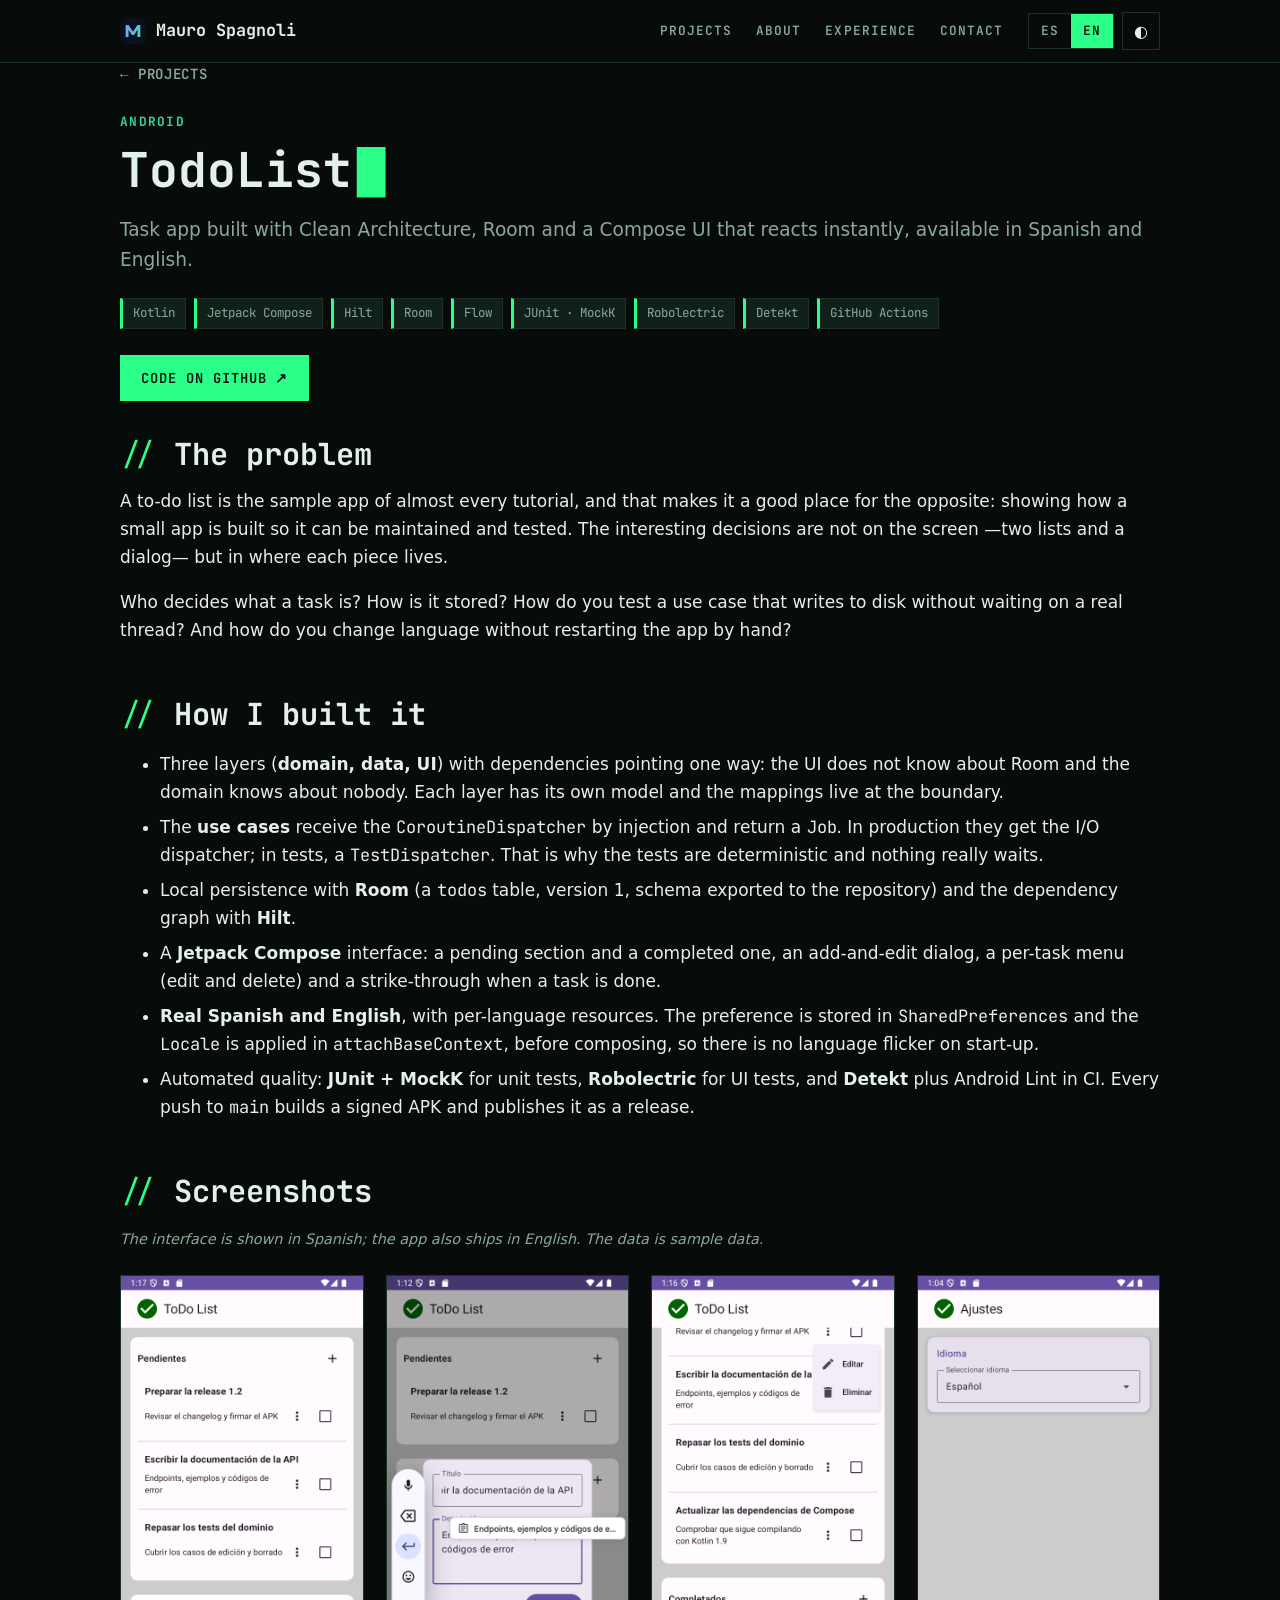
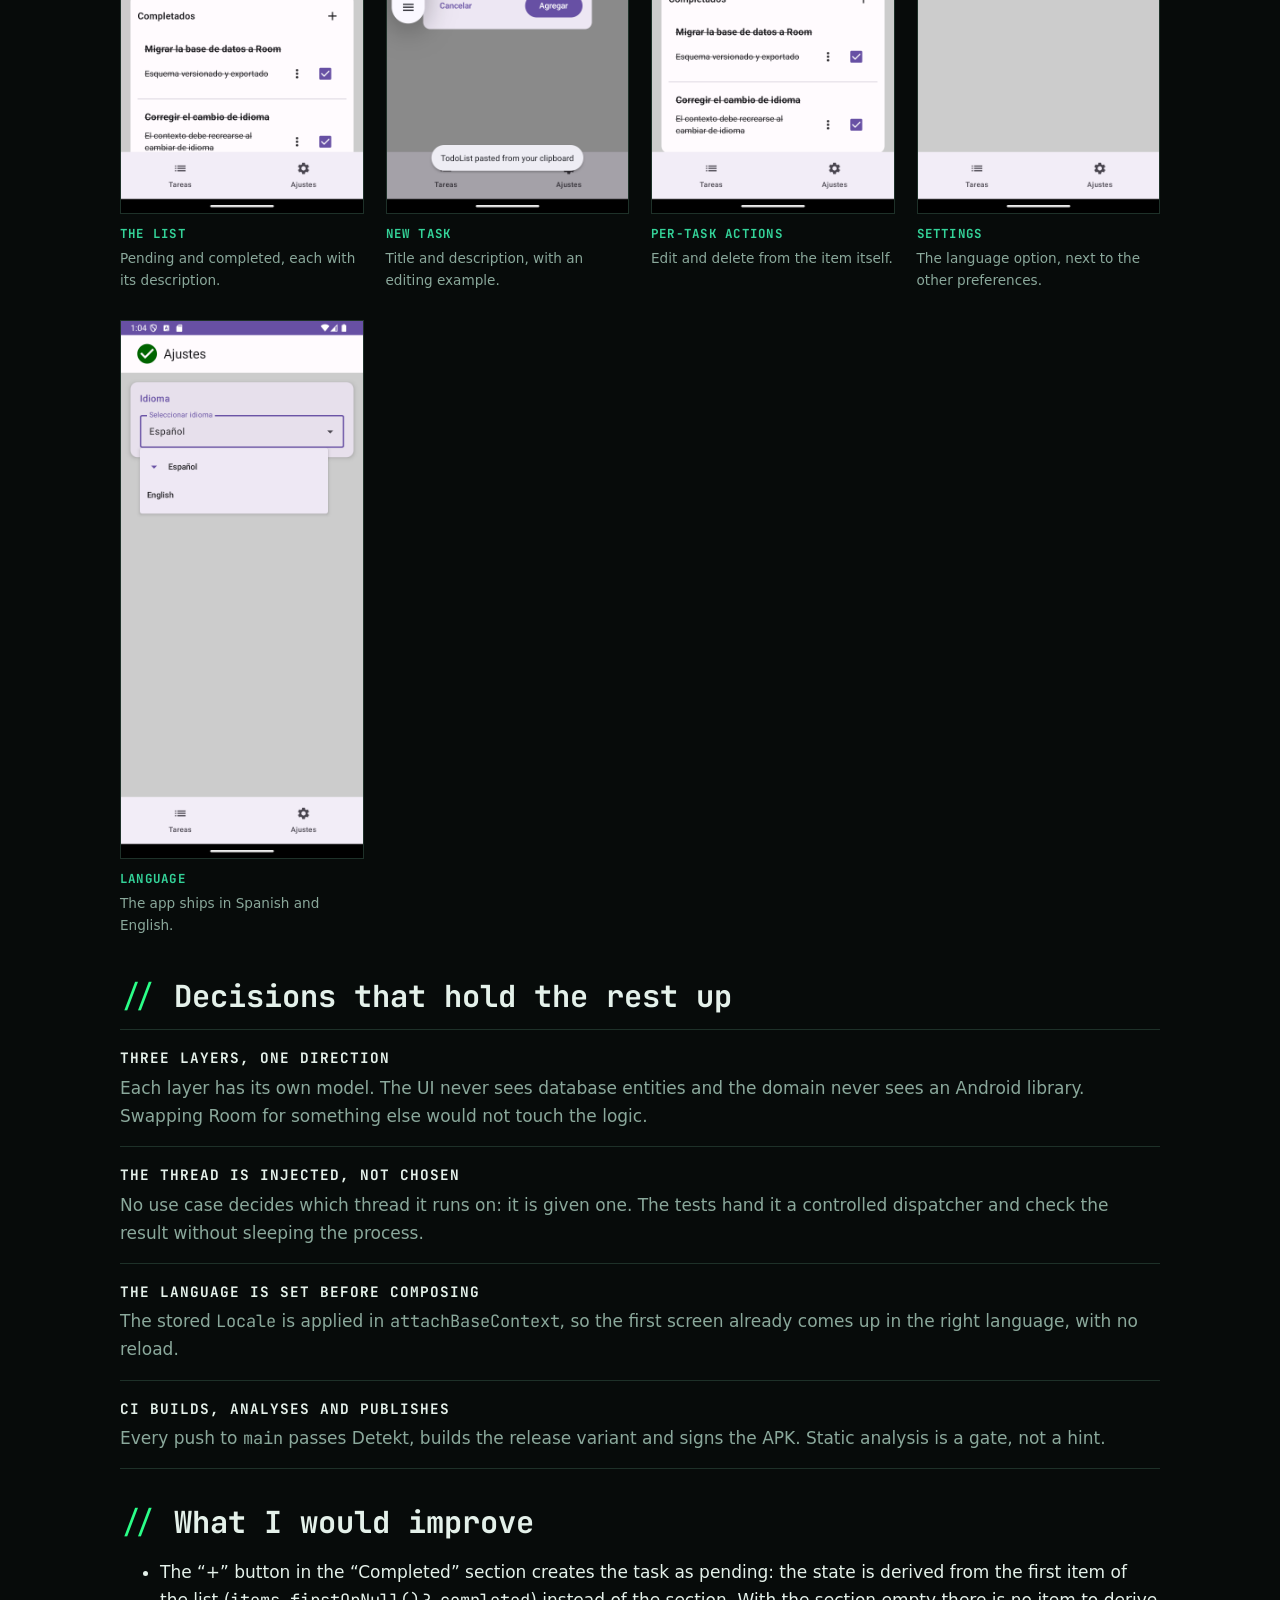
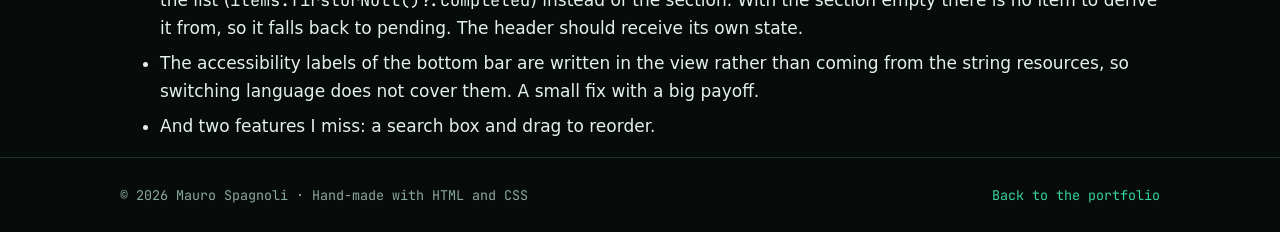
<file: en/projects/todolist.html>
<!DOCTYPE html>
<html lang="en">
<head>
  <meta charset="utf-8">
  <meta name="viewport" content="width=device-width, initial-scale=1">
  <title>TodoList · Case study · Mauro Spagnoli</title>
  <meta name="description" content="TodoList case study: an Android task app with Clean Architecture, Room, use cases with an injected dispatcher, a Compose UI in Spanish and English, and CI with Detekt.">
  <meta name="theme-color" content="#0b1020">

  <link rel="canonical" href="https://maurospagnoli.github.io/en/projects/todolist.html">
  <link rel="alternate" hreflang="es" href="https://maurospagnoli.github.io/proyectos/todolist.html">
  <link rel="alternate" hreflang="en" href="https://maurospagnoli.github.io/en/projects/todolist.html">

  <meta property="og:type" content="article">
  <meta property="og:locale" content="en_US">
  <meta property="og:locale:alternate" content="es_ES">
  <meta property="og:title" content="TodoList · Case study">
  <meta property="og:description" content="Android task app with Clean Architecture, Room, Hilt and Compose, in Spanish and English, with continuous integration.">
  <meta property="og:url" content="https://maurospagnoli.github.io/en/projects/todolist.html">

  <link rel="icon" href="../../assets/img/favicon.svg" type="image/svg+xml">
  <link rel="stylesheet" href="../../assets/css/styles.css?v=11">
</head>
<body>
  <a class="skip-link" href="#main">Skip to content</a>

  <header class="site-header">
    <div class="container">
      <a class="brand" href="../../index.html">
        <img src="../../assets/img/favicon.svg" alt="" width="24" height="24">
        Mauro Spagnoli
      </a>

      <nav class="site-nav" aria-label="Main">
        <a href="../../index.html#projects">Projects</a>
        <a href="../../index.html#about">About</a>
        <a href="../../index.html#experience">Experience</a>
        <a href="../../index.html#contact">Contact</a>
      </nav>

      <div class="nav-tools">
        <div class="lang-switcher" role="group" aria-label="Language">
          <a href="../../proyectos/todolist.html" hreflang="es" lang="es" data-set-lang="es">ES</a>
          <a href="todolist.html" hreflang="en" lang="en" data-set-lang="en" aria-current="true">EN</a>
        </div>

        <button class="icon-btn" type="button" data-theme-toggle aria-pressed="false"
                aria-label="Switch to light theme"
                data-label-light="Switch to light theme" data-label-dark="Switch to dark theme">◐</button>
      </div>
    </div>
  </header>

  <div class="lang-hint" data-lang-hint="es" hidden>
    <div class="container">
      <span>This case study is also available in
        <a href="../../proyectos/todolist.html" hreflang="es" lang="es" data-set-lang="es">Spanish</a>.</span>
    </div>
  </div>

  <main id="main">
    <article class="container">
      <p class="crumbs"><a href="../../index.html#projects">← Projects</a></p>

      <header class="case-head">
        <span class="kind">Android</span>
        <h1>TodoList</h1>
        <p class="lead">
          Task app built with Clean Architecture, Room and a Compose UI that reacts instantly,
          available in Spanish and English.
        </p>
        <ul class="stack-list">
          <li class="pill">Kotlin</li>
          <li class="pill">Jetpack Compose</li>
          <li class="pill">Hilt</li>
          <li class="pill">Room</li>
          <li class="pill">Flow</li>
          <li class="pill">JUnit · MockK</li>
          <li class="pill">Robolectric</li>
          <li class="pill">Detekt</li>
          <li class="pill">GitHub Actions</li>
        </ul>
        <div class="hero-actions">
          <a class="btn btn--primary" href="https://github.com/MauroSpagnoli/todolist" target="_blank" rel="noopener">Code on GitHub ↗</a>
        </div>
      </header>

      <section class="case-section">
        <h2>The problem</h2>
        <p>
          A to-do list is the sample app of almost every tutorial, and that makes it a good place for
          the opposite: showing how a small app is built so it can be maintained and tested. The
          interesting decisions are not on the screen —two lists and a dialog— but in where each piece
          lives.
        </p>
        <p>
          Who decides what a task is? How is it stored? How do you test a use case that writes to disk
          without waiting on a real thread? And how do you change language without restarting the app
          by hand?
        </p>
      </section>

      <section class="case-section">
        <h2>How I built it</h2>
        <ul>
          <li>
            Three layers (<strong>domain, data, UI</strong>) with dependencies pointing one way: the UI
            does not know about Room and the domain knows about nobody. Each layer has its own model
            and the mappings live at the boundary.
          </li>
          <li>
            The <strong>use cases</strong> receive the <span class="mono">CoroutineDispatcher</span> by
            injection and return a <span class="mono">Job</span>. In production they get the I/O
            dispatcher; in tests, a <span class="mono">TestDispatcher</span>. That is why the tests are
            deterministic and nothing really waits.
          </li>
          <li>
            Local persistence with <strong>Room</strong> (a <span class="mono">todos</span> table,
            version 1, schema exported to the repository) and the dependency graph with
            <strong>Hilt</strong>.
          </li>
          <li>
            A <strong>Jetpack Compose</strong> interface: a pending section and a completed one, an
            add-and-edit dialog, a per-task menu (edit and delete) and a strike-through when a task is
            done.
          </li>
          <li>
            <strong>Real Spanish and English</strong>, with per-language resources. The preference is
            stored in <span class="mono">SharedPreferences</span> and the <span class="mono">Locale</span>
            is applied in <span class="mono">attachBaseContext</span>, before composing, so there is no
            language flicker on start-up.
          </li>
          <li>
            Automated quality: <strong>JUnit + MockK</strong> for unit tests,
            <strong>Robolectric</strong> for UI tests, and <strong>Detekt</strong> plus Android Lint in
            CI. Every push to <span class="mono">main</span> builds a signed APK and publishes it as a
            release.
          </li>
        </ul>
      </section>

      <section class="case-section">
        <h2>Screenshots</h2>
        <p class="muted case-note">
          The interface is shown in Spanish; the app also ships in English. The data is sample data.
        </p>
        <ul class="shots">
          <li>
            <figure class="shot">
              <img src="../../assets/img/todolist/tareas.png" alt="Task list with three pending items and two completed ones, each with its description; the completed ones are struck through." width="1080" height="2400" loading="lazy">
              <figcaption><strong>The list</strong>Pending and completed, each with its description.</figcaption>
            </figure>
          </li>
          <li>
            <figure class="shot">
              <img src="../../assets/img/todolist/nueva-tarea.png" alt="New task dialog with the title and description fields filled in and the Cancel and Add buttons." width="1080" height="2400" loading="lazy">
              <figcaption><strong>New task</strong>Title and description, with an editing example.</figcaption>
            </figure>
          </li>
          <li>
            <figure class="shot">
              <img src="../../assets/img/todolist/menu-tarea.png" alt="Per-task menu with the two actions, Edit and Delete." width="1080" height="2400" loading="lazy">
              <figcaption><strong>Per-task actions</strong>Edit and delete from the item itself.</figcaption>
            </figure>
          </li>
          <li>
            <figure class="shot">
              <img src="../../assets/img/todolist/ajustes.png" alt="Settings screen with the current language row, Spanish." width="1080" height="2400" loading="lazy">
              <figcaption><strong>Settings</strong>The language option, next to the other preferences.</figcaption>
            </figure>
          </li>
          <li>
            <figure class="shot">
              <img src="../../assets/img/todolist/idioma.png" alt="Language picker with the two options, Spanish and English." width="1080" height="2400" loading="lazy">
              <figcaption><strong>Language</strong>The app ships in Spanish and English.</figcaption>
            </figure>
          </li>
        </ul>
      </section>

      <section class="case-section">
        <h2>Decisions that hold the rest up</h2>
        <dl class="decisions">
          <div>
            <dt>Three layers, one direction</dt>
            <dd>
              Each layer has its own model. The UI never sees database entities and the domain never
              sees an Android library. Swapping Room for something else would not touch the logic.
            </dd>
          </div>
          <div>
            <dt>The thread is injected, not chosen</dt>
            <dd>
              No use case decides which thread it runs on: it is given one. The tests hand it a
              controlled dispatcher and check the result without sleeping the process.
            </dd>
          </div>
          <div>
            <dt>The language is set before composing</dt>
            <dd>
              The stored <span class="mono">Locale</span> is applied in <span class="mono">attachBaseContext</span>,
              so the first screen already comes up in the right language, with no reload.
            </dd>
          </div>
          <div>
            <dt>CI builds, analyses and publishes</dt>
            <dd>
              Every push to <span class="mono">main</span> passes Detekt, builds the release variant and
              signs the APK. Static analysis is a gate, not a hint.
            </dd>
          </div>
        </dl>
      </section>

      <section class="case-section">
        <h2>What I would improve</h2>
        <ul>
          <li>
            The “+” button in the “Completed” section creates the task as pending: the state is derived
            from the first item of the list (<span class="mono">items.firstOrNull()?.completed</span>)
            instead of the section. With the section empty there is no item to derive it from, so it
            falls back to pending. The header should receive its own state.
          </li>
          <li>
            The accessibility labels of the bottom bar are written in the view rather than coming from
            the string resources, so switching language does not cover them. A small fix with a big
            payoff.
          </li>
          <li>
            And two features I miss: a search box and drag to reorder.
          </li>
        </ul>
      </section>
    </article>
  </main>

  <footer class="site-footer">
    <div class="container">
      <span>© 2026 Mauro Spagnoli · Hand-made with HTML and CSS</span>
      <a href="../../index.html" hreflang="en" lang="en" data-set-lang="en">Back to the portfolio</a>
    </div>
  </footer>

  <script src="../../assets/js/main.js?v=3" defer></script>
</body>
</html>
</file>
<file: assets/css/styles.css>
﻿/* ==========================================================================
   Portfolio · estilos compartidos (sitio estático, sin build)
   Fuente única para ES (raíz) y EN (/en/).
   Dirección visual: terminal / ingenieril.
   - Monoespaciada para toda la "chapa": titulares, navegación, etiquetas,
     botones, etiquetas de captura.
   - Sans solo para textos largos (más legible en párrafo corrido).
   - Fondos oscuros, bordes cuadrados (radio 0), sin sombras, verde de fósforo.
   El tema claro se lee como una salida de impresora: papel claro y verde tinta.
   Versión del CSS: llevar el ?v= en el <link> de las 6 páginas al mismo número.
   ========================================================================== */

@font-face {
  font-family: "JetBrains Mono";
  font-style: normal;
  font-weight: 400 700;
  font-display: swap;
  src: url("../fonts/jetbrains-mono-latin.woff2") format("woff2");
  unicode-range: U+0000-00FF, U+0131, U+0152-0153, U+02BB-02BC, U+02C6, U+02DA,
    U+02DC, U+0304, U+0308, U+0329, U+2000-206F, U+20AC, U+2122, U+2191, U+2193,
    U+2212, U+2215, U+FEFF, U+FFFD;
}

:root {
  color-scheme: dark;

  /* Fondo casi negro con tinte verde, como una pantalla apagada */
  --bg: #070b0a;
  --bg-soft: #0a100e;
  --surface: #0d1513;
  --surface-2: #12201b;
  --border: #1e3129;
  --text: #e4f1ea;
  --muted: #8aa89b;

  /* Verde vivo para bordes, separadores y acentos gráficos */
  --accent: #2bff88;
  /* Verde de texto: contraste >= 4.5:1 sobre --bg. No bajarlo sin volver a medir. */
  --accent-text: #34d399;
  --btn-bg: #2bff88;
  --btn-fg: #04140c;

  --radius: 0;
  --radius-sm: 0;
  --max: 1040px;
  --shadow: none;

  --font: system-ui, -apple-system, "Segoe UI", Roboto, "Helvetica Neue", Arial,
    sans-serif;
  --mono: "JetBrains Mono", ui-monospace, SFMono-Regular, Menlo, Consolas,
    "Liberation Mono", monospace;
}

:root[data-theme="light"] {
  color-scheme: light;

  /* Papel continuo: salida de impresora en lugar de pantalla */
  --bg: #f2f4ef;
  --bg-soft: #e9ede6;
  --surface: #ffffff;
  --surface-2: #eef1ea;
  --border: #c6d0c5;
  --text: #0c1310;
  --muted: #49584f;

  --accent: #0a6b3f;
  --accent-text: #075c36;
  --btn-bg: #0a6b3f;
  --btn-fg: #ffffff;
}

/* ---------- Base ---------- */

*,
*::before,
*::after {
  box-sizing: border-box;
}

html {
  scroll-behavior: smooth;
  -webkit-text-size-adjust: 100%;
}

body {
  margin: 0;
  background: var(--bg);
  color: var(--text);
  font-family: var(--font);
  font-size: 17px;
  line-height: 1.65;
  overflow-wrap: break-word;
  -webkit-font-smoothing: antialiased;
}

img {
  max-width: 100%;
  height: auto;
  display: block;
}

a {
  color: var(--accent-text);
  text-decoration: none;
}

a:hover {
  text-decoration: underline;
}

h1,
h2,
h3,
h4 {
  font-family: var(--mono);
  font-weight: 700;
  line-height: 1.25;
  letter-spacing: 0;
  margin: 0 0 0.45em;
}

h1 {
  font-size: clamp(2rem, 5.6vw, 3rem);
}

h2 {
  font-size: clamp(1.4rem, 3.2vw, 1.9rem);
}

h3 {
  font-size: 1.2rem;
}

p {
  margin: 0 0 1em;
}

/* Toda cabecera de sección lleva el prefijo de comentario de código */
h2::before {
  content: "// ";
  color: var(--accent);
  font-weight: 400;
}

:focus-visible {
  outline: 3px solid var(--accent);
  outline-offset: 2px;
}

/* ---------- Utilidades ---------- */

.container {
  width: min(100% - 2rem, var(--max));
  margin-inline: auto;
}

.skip-link {
  position: absolute;
  left: -9999px;
  top: 0;
  z-index: 100;
  background: var(--btn-bg);
  color: var(--btn-fg);
  padding: 10px 16px;
  font-family: var(--mono);
}

.skip-link:focus {
  left: 8px;
  top: 8px;
}

.muted {
  color: var(--muted);
}

.mono {
  font-family: var(--mono);
}

/* ---------- Cabecera / navegación ---------- */

.site-header {
  position: sticky;
  top: 0;
  z-index: 50;
  background: var(--bg);
  border-bottom: 1px solid var(--border);
}

.site-header .container {
  display: flex;
  align-items: center;
  gap: 14px;
  min-height: 62px;
  flex-wrap: wrap;
}

/* La marca, la navegación y las herramientas no se encogen: si no caben, saltan de línea */
.site-header .container > * {
  flex: 0 0 auto;
}

.brand {
  display: inline-flex;
  align-items: center;
  gap: 10px;
  color: var(--text);
  font-family: var(--mono);
  font-weight: 700;
  font-size: 1.05rem;
}

.brand img {
  width: 26px;
  height: 26px;
  border-radius: 0;
}

.brand:hover {
  color: var(--accent-text);
  text-decoration: none;
}

.site-nav {
  display: flex;
  align-items: center;
  gap: 2px;
  margin-left: auto;
}

.site-nav a {
  color: var(--muted);
  padding: 7px 11px;
  font-family: var(--mono);
  font-weight: 600;
  font-size: 0.8rem;
  letter-spacing: 0.08em;
  text-transform: uppercase;
}

.site-nav a:hover {
  color: var(--text);
  background: var(--surface-2);
  text-decoration: none;
}

.nav-tools {
  display: flex;
  align-items: center;
  gap: 8px;
}

.lang-switcher {
  display: inline-flex;
  border: 1px solid var(--border);
}

.lang-switcher a {
  display: inline-block;
  padding: 6px 12px;
  color: var(--muted);
  font-family: var(--mono);
  font-weight: 600;
  font-size: 0.8rem;
  letter-spacing: 0.08em;
}

.lang-switcher a:hover {
  color: var(--text);
  text-decoration: none;
}

.lang-switcher a[aria-current="true"] {
  background: var(--btn-bg);
  color: var(--btn-fg);
}

.icon-btn {
  display: inline-grid;
  place-items: center;
  width: 38px;
  height: 38px;
  padding: 0;
  border: 1px solid var(--border);
  background: transparent;
  color: var(--text);
  font-family: var(--mono);
  font-size: 1rem;
  cursor: pointer;
}

.icon-btn:hover {
  background: var(--surface-2);
  border-color: var(--accent);
}

.lang-hint {
  background: var(--surface-2);
  border-bottom: 1px solid var(--border);
  font-family: var(--mono);
  font-size: 0.84rem;
}

.lang-hint .container {
  padding-top: 9px;
  padding-bottom: 9px;
}

.lang-hint span {
  color: var(--muted);
}

/* El enlace va dentro de una frase: sin subrayado solo se distingue por color,
   y el contraste entre los dos tonos es bajo. El subrayado lo hace perceptible
   sin depender del color. */
.lang-hint a {
  text-decoration: underline;
  text-underline-offset: 2px;
}

/* ---------- Hero ---------- */

.hero {
  padding: clamp(52px, 10vw, 104px) 0 clamp(40px, 7vw, 72px);
}

.hero-grid {
  display: grid;
  gap: 34px;
  grid-template-columns: 1.35fr 0.9fr;
  align-items: center;
}

.eyebrow {
  display: inline-block;
  margin: 0 0 16px;
  font-family: var(--mono);
  font-weight: 700;
  font-size: 0.8rem;
  letter-spacing: 0.14em;
  text-transform: uppercase;
  color: var(--accent-text);
}

.eyebrow::before {
  content: "$ ";
  color: var(--accent);
}

/* Cursor de terminal parpadeando al final del nombre */
.hero h1::after,
.case-head h1::after {
  content: "\2588";
  color: var(--accent);
  margin-left: 0.1em;
  animation: caret 1.05s step-end infinite;
}

@keyframes caret {
  0%,
  100% {
    opacity: 1;
  }

  50% {
    opacity: 0;
  }
}

.hero p.lead {
  font-size: clamp(1.05rem, 2.2vw, 1.2rem);
  color: var(--muted);
  max-width: 46ch;
}

.hero-actions {
  display: flex;
  flex-wrap: wrap;
  gap: 12px;
  margin-top: 26px;
}

/* ---------- Botones ---------- */

.btn {
  display: inline-flex;
  align-items: center;
  gap: 8px;
  padding: 11px 20px;
  background: transparent;
  border: 1px solid var(--border);
  border-radius: var(--radius-sm);
  color: var(--text);
  font-family: var(--mono);
  font-weight: 600;
  font-size: 0.86rem;
  letter-spacing: 0.07em;
  text-transform: uppercase;
  text-decoration: none;
  cursor: pointer;
  /* Una etiqueta larga sin espacios (un correo, una URL) se parte antes que
     desbordar la página en pantallas estrechas. */
  overflow-wrap: anywhere;
  transition: background 0.12s ease, color 0.12s ease, border-color 0.12s ease;
}

.btn:hover {
  background: var(--surface-2);
  border-color: var(--accent);
  text-decoration: none;
}

.btn--primary {
  background: var(--btn-bg);
  border-color: var(--btn-bg);
  color: var(--btn-fg);
}

/* Al pasar el puntero, la acción primaria se invierte como una selección */
.btn--primary:hover {
  background: transparent;
  border-color: var(--accent);
  color: var(--accent-text);
}

/* Correos y URLs: se muestran tal cual, sin versalitas ni espaciado extra */
.btn--plain {
  text-transform: none;
  letter-spacing: 0;
}

/* ---------- Paneles y listas ---------- */

.card-panel {
  background: var(--surface);
  border: 1px solid var(--border);
  border-top: 3px solid var(--accent);
  border-radius: var(--radius);
  padding: 24px;
}

.card-panel h2 {
  font-size: 1rem;
  text-transform: uppercase;
  letter-spacing: 0.09em;
  margin-bottom: 10px;
}

.summary-list {
  margin: 0;
  padding-left: 1.15em;
}

.summary-list li {
  margin-bottom: 0.35em;
}

/* Ubicación en la tarjeta de resumen: mono, como las fechas de la cronología. */
.where {
  font-family: var(--mono);
  font-size: 0.82rem;
  color: var(--muted);
  margin: 0 0 14px;
}

.stack-list {
  display: flex;
  flex-wrap: wrap;
  gap: 8px;
  margin: 18px 0 0;
  padding: 0;
  list-style: none;
}

.pill {
  display: inline-block;
  padding: 4px 10px;
  background: var(--surface-2);
  border: 1px solid var(--border);
  border-left: 3px solid var(--accent);
  border-radius: var(--radius-sm);
  color: var(--muted);
  font-family: var(--mono);
  font-size: 0.78rem;
}

/* ---------- Secciones ---------- */

section {
  padding: clamp(40px, 7vw, 72px) 0;
}

.section-head {
  max-width: 60ch;
  margin-bottom: 30px;
}

.section-head p {
  color: var(--muted);
  margin-bottom: 0;
}

/* ---------- Proyectos ---------- */

.projects {
  display: grid;
  gap: 22px;
  grid-template-columns: repeat(auto-fit, minmax(320px, 1fr));
  counter-reset: proyecto;
}

.project {
  display: flex;
  flex-direction: column;
  background: var(--surface);
  border: 1px solid var(--border);
  border-top: 3px solid var(--accent);
  border-radius: var(--radius);
  padding: 24px;
  transition: border-color 0.15s ease;
}

.project:hover {
  border-color: var(--accent);
}

.project h3 {
  display: flex;
  align-items: center;
  gap: 12px;
  font-size: 1.25rem;
  margin-bottom: 8px;
  counter-increment: proyecto;
}

.project h3::before {
  content: counter(proyecto, decimal-leading-zero);
  color: var(--accent);
  font-weight: 700;
}

.kind {
  display: inline-block;
  color: var(--accent-text);
  font-family: var(--mono);
  font-size: 0.8rem;
  font-weight: 700;
  letter-spacing: 0.1em;
  text-transform: uppercase;
}

.project .tagline {
  color: var(--muted);
  margin-top: 0;
}

.project ul {
  margin: 6px 0 18px;
  padding-left: 1.15em;
}

.project li {
  margin-bottom: 0.35em;
}

.project .stack-list {
  margin: 0;
  padding: 0;
  list-style: none;
}

.project .spacer {
  margin-top: auto;
}

.project .links {
  display: flex;
  flex-wrap: wrap;
  gap: 10px;
  margin-top: 14px;
}

/* ---------- Sobre mí / skills / contacto ---------- */

.about-grid {
  display: grid;
  gap: 30px;
  grid-template-columns: 1.2fr 0.8fr;
}

.skills {
  display: grid;
  gap: 14px;
}

.skills h3 {
  font-family: var(--mono);
  font-size: 0.9rem;
  text-transform: uppercase;
  letter-spacing: 0.1em;
  color: var(--accent-text);
  margin-bottom: 6px;
}

.skills ul {
  display: flex;
  flex-wrap: wrap;
  gap: 8px;
  margin: 0;
  padding: 0;
  list-style: none;
}

/* ---------- Gráfico de stack: barras por años ---------- */
  .skill-bars { display: grid; gap: 2px; }
  .skill-bars__rows { display: grid; gap: 2px; }
  .skill-bars__row {
    display: grid;
    grid-template-columns: minmax(7rem, auto) minmax(0, 1fr) auto;
    gap: 8px;
    align-items: center;
    padding: 2px 0;
  }
  .skill-bars__name {
    font-family: var(--mono);
    font-size: 0.74rem;
    color: var(--text);
    white-space: nowrap;
    overflow: hidden;
    text-overflow: ellipsis;
  }
  .skill-bars__track {
    position: relative;
    height: 0.72rem;
    background: var(--surface-2);
    border: 1px solid var(--border);
  }
  .skill-bars__fill {
    display: block;
    height: 100%;
    width: calc(var(--w) * 1%);
    background: var(--accent);
  }
  .skill-bars__lvl {
    font-family: var(--mono);
    font-size: 0.68rem;
    color: var(--muted);
    white-space: nowrap;
  }
  .skill-bars__caption {
    font-family: var(--mono);
    font-size: 0.7rem;
    color: var(--muted);
    margin: 6px 0 4px;
  }
  .skill-bars__legend {
    margin-top: 12px;
    padding-top: 10px;
    border-top: 1px solid var(--border);
    font-family: var(--mono);
    font-size: 0.68rem;
    color: var(--muted);
  }
.contact {
  text-align: center;
  }

}

.contact .hero-actions {
  justify-content: center;
}

/* ---------- Experiencia (cronología) ---------- */

.timeline {
  display: grid;
  margin: 0;
  padding: 0;
  list-style: none;
}

.timeline > li {
  display: grid;
  grid-template-columns: 210px 1fr;
  gap: 22px;
  border-top: 1px solid var(--border);
  padding: 18px 0;
}

.timeline > li:last-child {
  border-bottom: 1px solid var(--border);
}

/* Las fechas van en monoespaciada y en color de acento: es la columna que se
   recorre de un vistazo. */
.timeline .when {
  font-family: var(--mono);
  font-size: 0.84rem;
  color: var(--accent-text);
  letter-spacing: 0.02em;
  padding-top: 3px;
}

.timeline h3 {
  font-size: 1.05rem;
  margin-bottom: 4px;
}

.timeline p {
  margin: 0;
  max-width: 68ch;
  color: var(--muted);
  font-size: 0.95rem;
}

/* ---------- Pie ---------- */

.site-footer {
  border-top: 1px solid var(--border);
  padding: 26px 0;
  color: var(--muted);
  font-family: var(--mono);
  font-size: 0.84rem;
}

.site-footer .container {
  display: flex;
  justify-content: space-between;
  align-items: center;
  gap: 14px;
  flex-wrap: wrap;
}

.site-footer a {
  color: var(--accent-text);
}

/* ---------- Casos de estudio ---------- */

.crumbs {
  margin: 0 0 20px;
  font-family: var(--mono);
  font-size: 0.88rem;
}

.crumbs a {
  color: var(--muted);
  font-weight: 600;
  letter-spacing: 0.05em;
  text-transform: uppercase;
}

.crumbs a:hover {
  color: var(--text);
}

.case-head {
  max-width: none;
}

.case-head .kind {
  margin-bottom: 8px;
}

.case-head h1 {
  margin-bottom: 0.3em;
}

.case-head .lead {
  font-size: clamp(1.02rem, 2vw, 1.16rem);
  color: var(--muted);
}

.case-head .stack-list {
  margin-top: 22px;
}

.case-section {
  padding: 34px 0 0;
}

/* Longitud de línea legible en los párrafos largos del caso de estudio */
.case-section p,
.case-section ul,
.case-section ol,
.case-section dl {
  max-width: none;
}

.case-section li {
  margin-bottom: 0.4em;
}

.case-note {
  margin-top: 18px;
  font-size: 0.9rem;
  font-style: italic;
  color: var(--muted);
}

.shots {
  display: grid;
  gap: 22px;
  grid-template-columns: repeat(auto-fit, minmax(210px, 1fr));
  margin: 24px 0 0;
  padding: 0;
  list-style: none;
}

.shot {
  margin: 0;
}

.shot img {
  width: 100%;
  height: auto;
  background: var(--surface);
  border: 1px solid var(--border);
}

.shot figcaption {
  margin-top: 10px;
  font-size: 0.85rem;
  color: var(--muted);
}

.shot figcaption strong {
  display: block;
  color: var(--accent-text);
  font-family: var(--mono);
  font-size: 0.78rem;
  font-weight: 700;
  letter-spacing: 0.1em;
  text-transform: uppercase;
  margin-bottom: 2px;
}

.decisions {
  margin: 0;
  padding: 0;
}

.decisions > div {
  border-top: 1px solid var(--border);
  padding: 16px 0;
}

.decisions > div:last-child {
  border-bottom: 1px solid var(--border);
}

.decisions dt {
  font-family: var(--mono);
  font-size: 0.9rem;
  font-weight: 700;
  letter-spacing: 0.07em;
  text-transform: uppercase;
  margin-bottom: 4px;
}

.decisions dd {
  margin: 0;
  color: var(--muted);
}

/* ---------- Responsive ---------- */

@media (max-width: 860px) {
  .hero-grid,
  .about-grid {
    grid-template-columns: 1fr;
  }

  /* La fecha deja de ser una columna y pasa a ser una línea sobre el puesto */
  .timeline > li {
    grid-template-columns: 1fr;
    gap: 6px;
  }

  .timeline .when {
    padding-top: 0;
  }

  .site-nav a {
    padding: 7px 8px;
    font-size: 0.76rem;
  }
}

@media (max-width: 560px) {
  body {
    font-size: 16px;
  }

  /* En pantallas muy estrechas (plegables tipo Galaxy Fold, 280 px) el menú
     puede partirse en varias líneas en vez de desbordar la página. */
  .site-header .container {
    gap: 10px;
    row-gap: 4px;
  }

  /* Marca algo más pequeña: así comparte fila con las herramientas en móviles
     de 360 px y la cabecera se queda en dos filas. */
  .site-header .container > .brand {
    order: 1;
    font-size: 0.95rem;
  }

  .site-header .container > .nav-tools {
    order: 2;
    margin-left: auto;
  }

  /* El menu ocupa su propia barra a lo ancho, separado por una linea. */
  .site-header .container > .site-nav {
    order: 3;
    flex: 1 0 100%;
    flex-wrap: wrap;
    justify-content: flex-start;
    margin-left: 0;
    padding-top: 4px;
    border-top: 1px solid var(--border);
    row-gap: 0;
    min-width: 0;
  }

  /* Cuatro entradas (Proyectos, Sobre mi, Experiencia, Contacto) tienen que
     caber en una linea a partir de 360 px: se recorta el relleno y el tamano. */
  .site-nav a {
    padding: 6px 6px;
    font-size: 0.72rem;
    letter-spacing: 0;
  }

  .projects {
    grid-template-columns: 1fr;
  }

  .shots {
    grid-template-columns: repeat(2, 1fr);
  }

  .site-footer .container {
    justify-content: flex-start;
  }
}

/* Accesibilidad: sin animaciones ni transiciones para quien lo pida */
@media (prefers-reduced-motion: reduce) {
  *,
  *::before,
  *::after {
    animation: none !important;
    transition: none !important;
    scroll-behavior: auto !important;
  }
}
</file>
